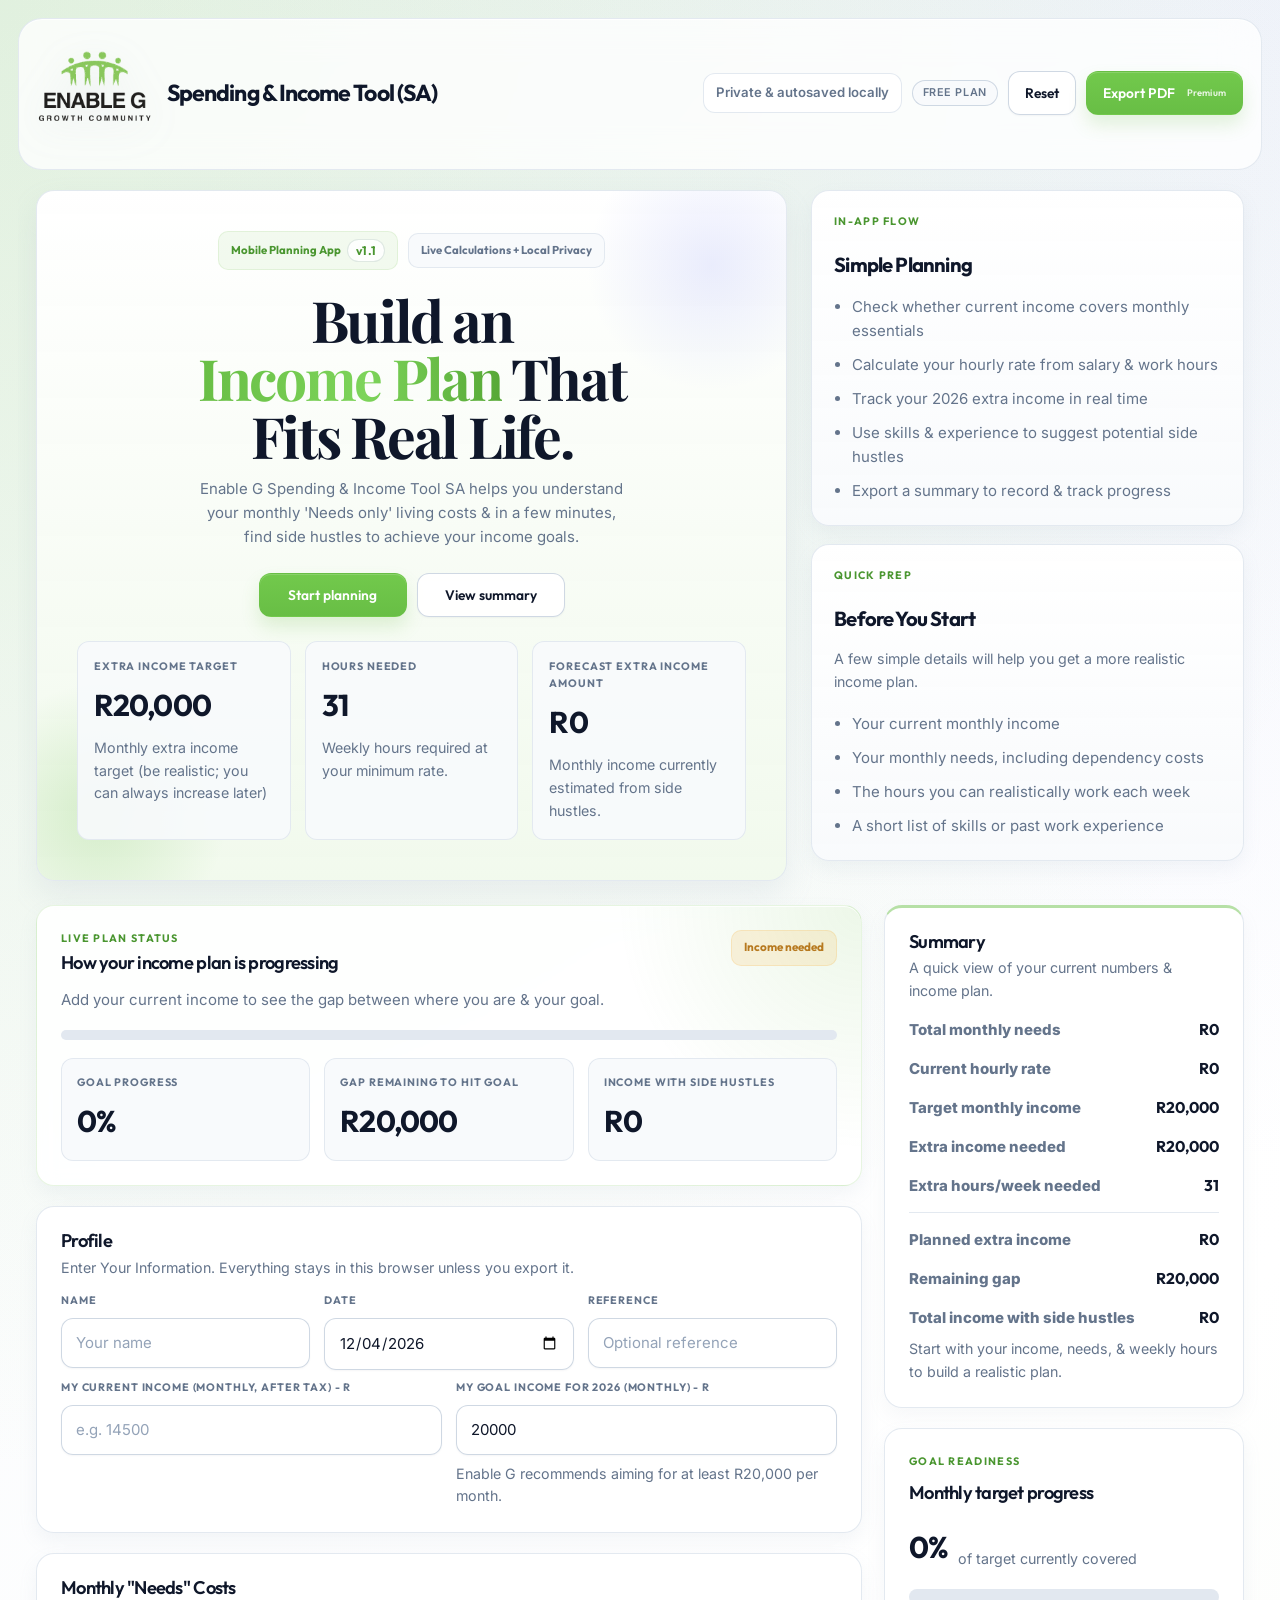
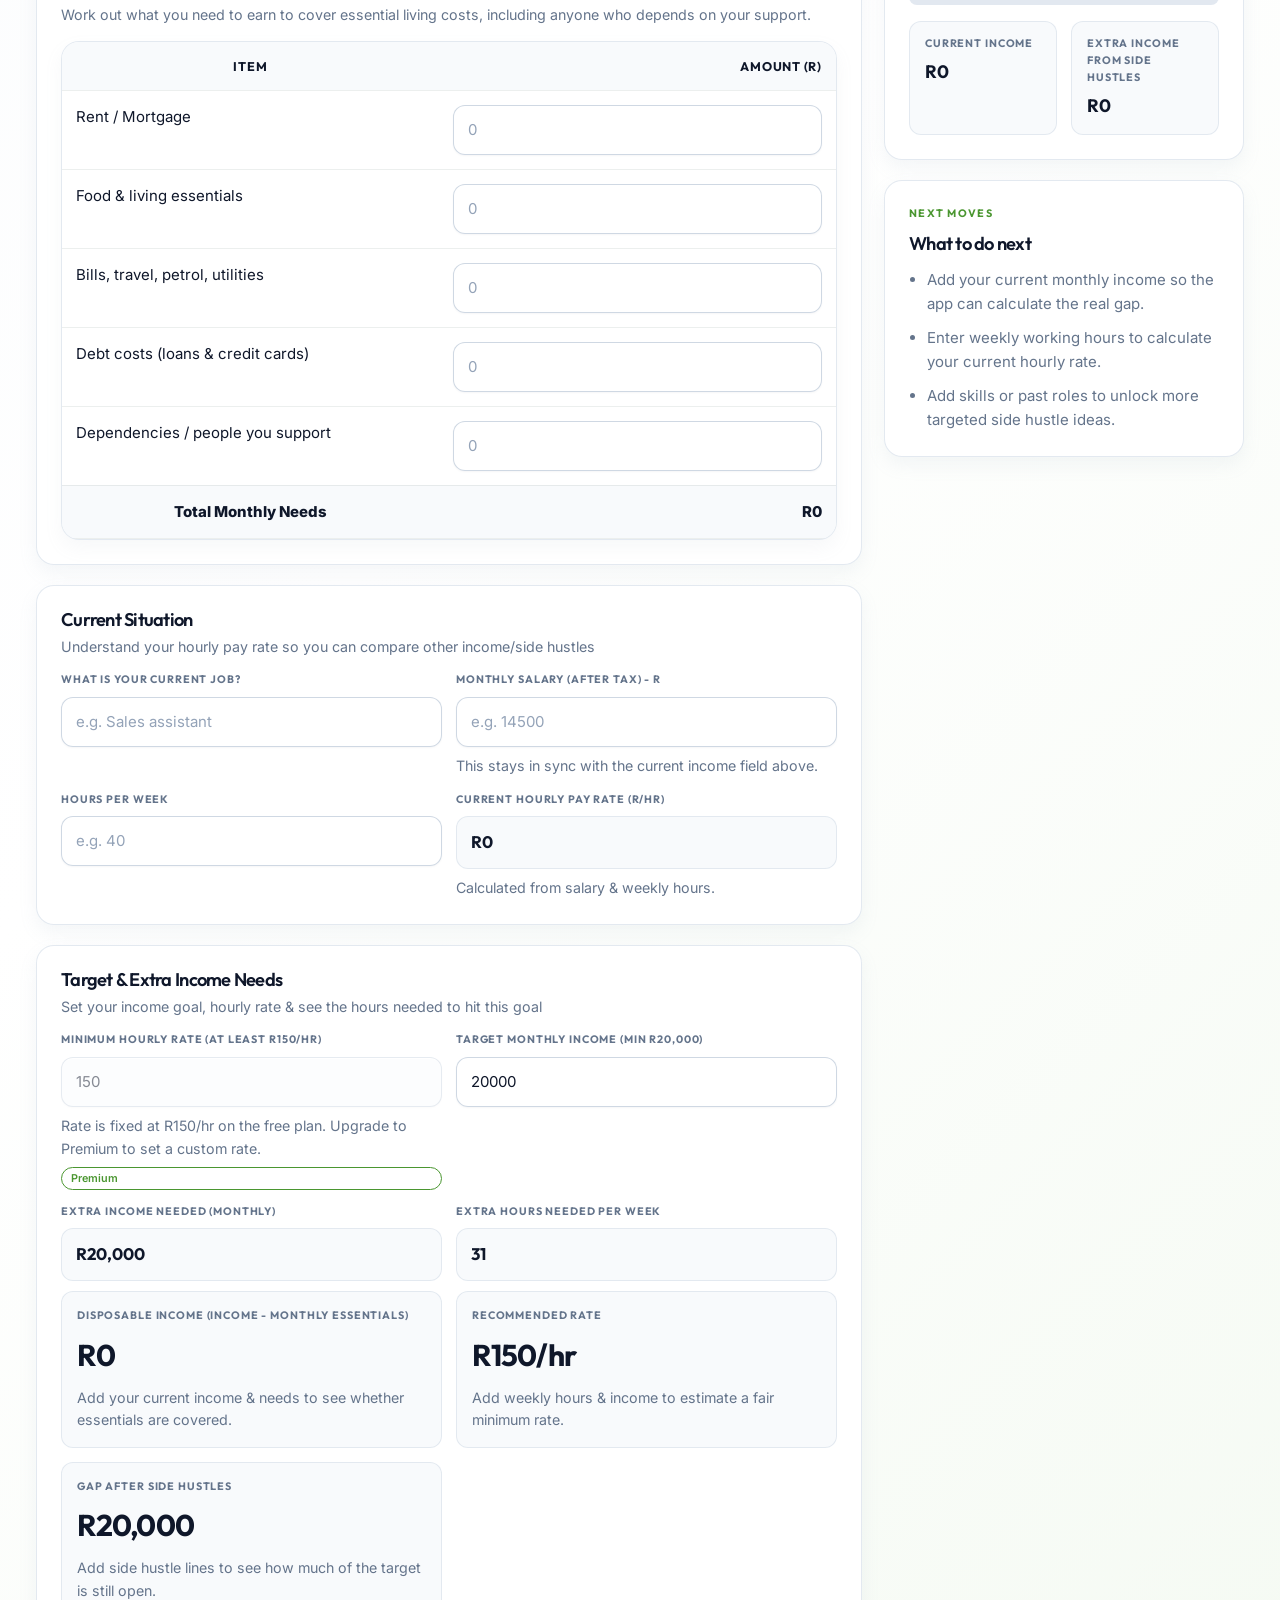
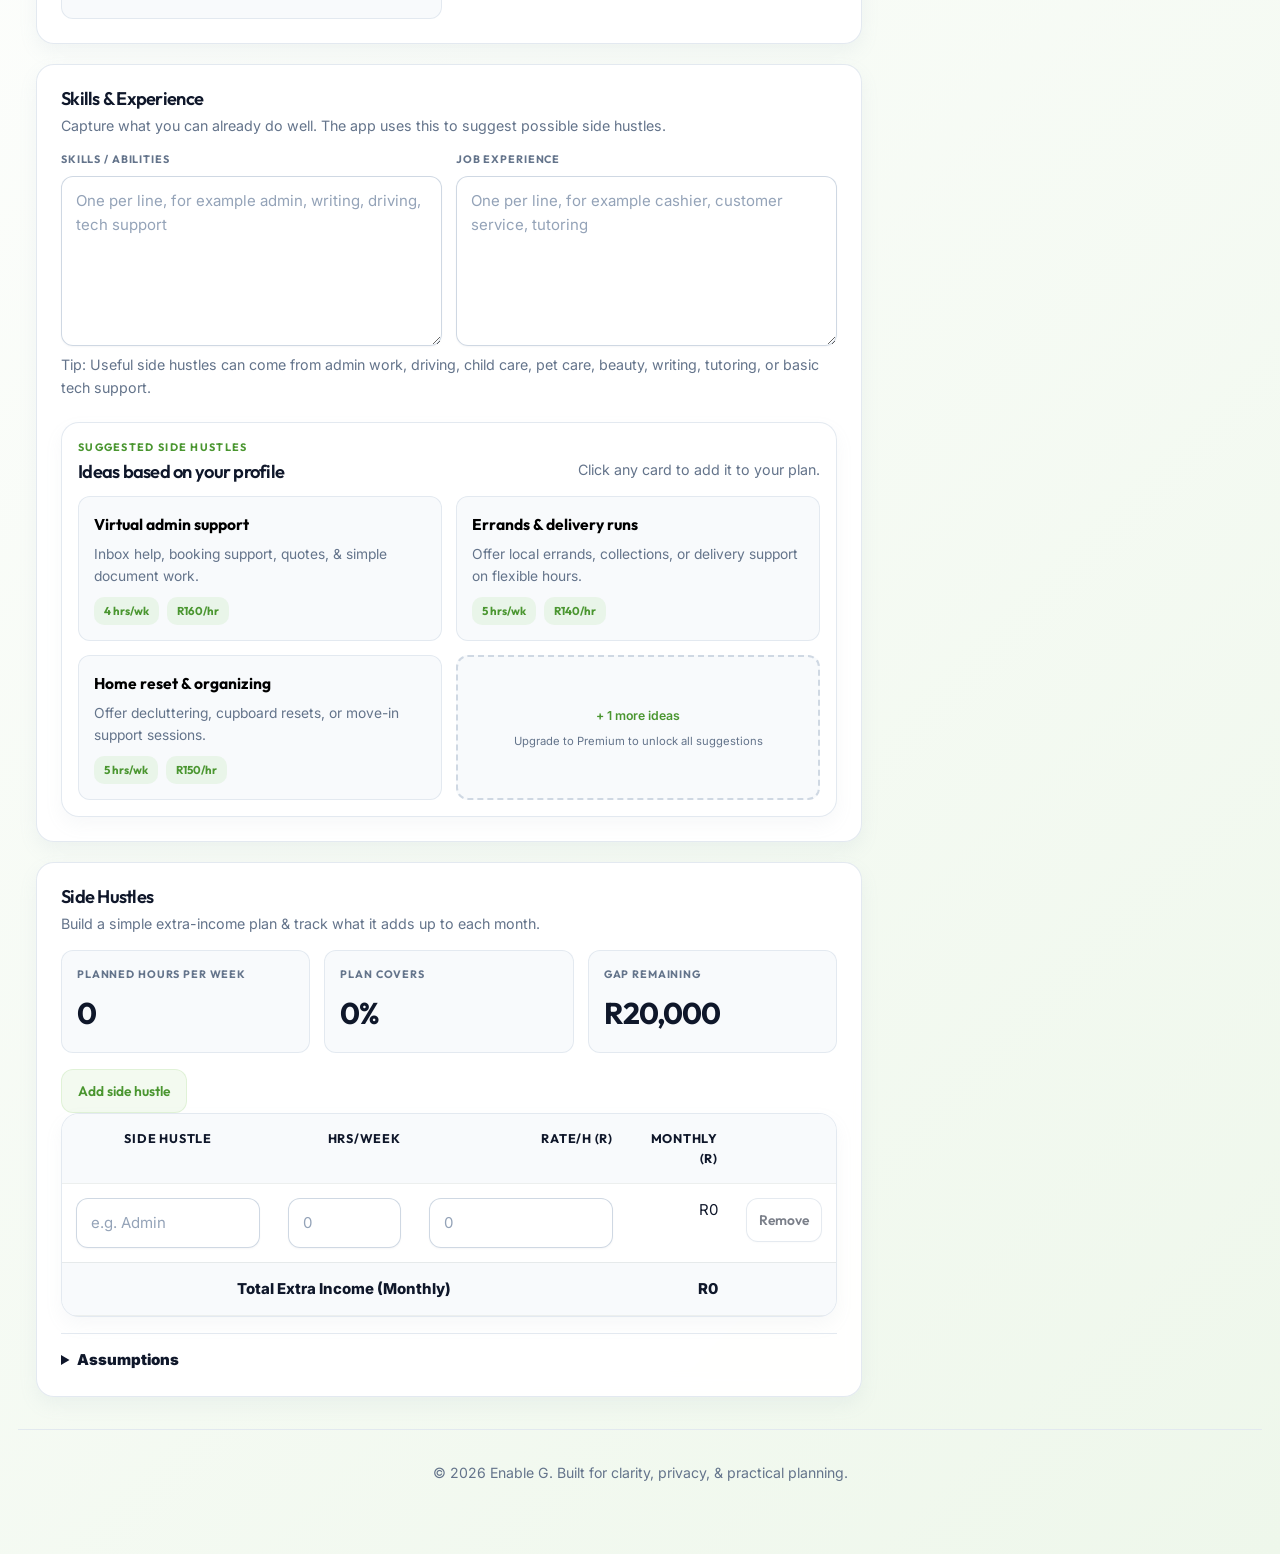
<file: index.html>
<!doctype html>
<html lang="en-ZA">
  <head>
    <meta charset="utf-8" />
    <meta
      name="viewport"
      content="width=device-width, initial-scale=1, viewport-fit=cover"
    />
    <title>Enable G | Spending & Income Tool (SA)</title>
    <meta
      name="description"
      content="Map your monthly needs, compare your current & target income, & build a practical plan with Enable G."
    />
    <meta name="theme-color" content="#143928" />

    <link rel="preconnect" href="https://fonts.googleapis.com" />
    <link rel="preconnect" href="https://fonts.gstatic.com" crossorigin />
    <link
      href="https://fonts.googleapis.com/css2?family=Inter:wght@400;500;600;700;800&amp;family=Outfit:wght@500;600;700;800&amp;family=Playfair+Display:wght@600;700&amp;display=swap"
      rel="stylesheet"
    />

    <link rel="stylesheet" href="styles.css" />
  </head>

  <body>
    <a class="skip-link" href="#main">Skip to content</a>

    <div class="app-shell">
      <header class="site-header">
        <nav class="nav" aria-label="Primary">
          <div class="brand">
            <img
              class="brand-logo"
              src="assets/Logo.png"
              alt="Enable G logo"
              width="56"
              height="56"
              decoding="async"
            />

            <div class="brand-text">
              <div class="brand-name">Spending & Income Tool (SA)</div>
            </div>
          </div>

          <div class="nav-meta">
            <div class="nav-status" id="saveStatus">
              Private & autosaved locally
            </div>
            <span class="tier-badge" id="tierBadge" hidden>Free Plan</span>

            <div class="nav-actions">
              <button class="btn btn-ghost" type="button" id="btnReset">
                Reset
              </button>
              <button class="btn btn-primary" type="button" id="btnPrint">
                Export PDF
              </button>
            </div>
          </div>
        </nav>
      </header>

      <section class="hero" aria-labelledby="heroTitle">
        <div class="container">
          <div class="hero-inner">
            <div class="hero-card">
              <div class="hero-top">
                <span class="pill"
                  >Mobile Planning App
                  <span class="brand-version">v1.1</span></span
                >
                <span class="pill pill-soft"
                  >Live Calculations + Local Privacy</span
                >
              </div>

              <h1 id="heroTitle">
                Build an <span class="hero-highlight">Income Plan</span> That
                Fits Real Life.
              </h1>
              <p class="hero-subtitle">
                Enable G Spending & Income Tool SA helps you understand your
                monthly 'Needs only' living costs & in a few minutes, find side
                hustles to achieve your income goals.
              </p>

              <div class="hero-actions">
                <a class="btn btn-primary btn-wide" href="#profileTitle">
                  Start planning
                </a>
                <a class="btn btn-ghost" href="#summaryTitle">View summary</a>
              </div>

              <section class="hero-stats" aria-label="Live plan summary">
                <article class="hero-stat">
                  <span class="stat-label">Extra Income Target</span>
                  <output id="heroExtraIncome" class="stat-value">R0</output>
                  <p class="stat-note">
                    Monthly extra income target (be realistic; you can always
                    increase later)
                  </p>
                </article>

                <article class="hero-stat">
                  <span class="stat-label">Hours needed</span>
                  <output id="heroExtraHours" class="stat-value">0</output>
                  <p class="stat-note">
                    Weekly hours required at your minimum rate.
                  </p>
                </article>

                <article class="hero-stat">
                  <span class="stat-label">Forecast Extra Income Amount</span>
                  <output id="heroServices" class="stat-value">R0</output>
                  <p class="stat-note">
                    Monthly income currently estimated from side hustles.
                  </p>
                </article>
              </section>
            </div>

            <aside class="hero-side" aria-label="Enable G overview">
              <div class="side-card side-card-illustrated">
                <p class="eyebrow">In-app flow</p>
                <h2>Simple Planning</h2>

                <ul class="side-list side-list-check">
                  <li>
                    Check whether current income covers monthly essentials
                  </li>
                  <li>Calculate your hourly rate from salary & work hours</li>
                  <li>Track your 2026 extra income in real time</li>
                  <li>
                    Use skills & experience to suggest potential side hustles
                  </li>
                  <li>Export a summary to record & track progress</li>
                </ul>
              </div>

              <div class="side-card side-card-illustrated">
                <p class="eyebrow">Quick prep</p>
                <h2>Before You Start</h2>
                <p class="side-copy">
                  A few simple details will help you get a more realistic income
                  plan.
                </p>

                <ul class="side-list side-list-check">
                  <li>Your current monthly income</li>
                  <li>Your monthly needs, including dependency costs</li>
                  <li>The hours you can realistically work each week</li>
                  <li>A short list of skills or past work experience</li>
                </ul>
              </div>
            </aside>
          </div>
        </div>
      </section>

      <main id="main" class="container">
        <div class="layout">
          <section class="content" aria-label="Calculator inputs">
            <section class="card status-card" aria-labelledby="planStatusTitle">
              <header class="card-header compact-header">
                <div>
                  <p class="eyebrow">Live plan status</p>
                  <h2 id="planStatusTitle">
                    How your income plan is progressing
                  </h2>
                </div>

                <span class="status-badge tone-neutral" id="planStatusBadge">
                  Setup needed
                </span>
              </header>

              <p class="status-copy" id="planStatusText">
                Add your income, target, & rate to unlock a full plan view.
              </p>

              <div class="meter" aria-hidden="true">
                <div class="meter-fill" id="goalMeterFill"></div>
              </div>

              <div class="status-grid">
                <article class="status-metric">
                  <span class="status-label">Goal progress</span>
                  <output id="goalProgressValue" class="status-value"
                    >0%</output
                  >
                </article>

                <article class="status-metric">
                  <span class="status-label">Gap remaining to hit goal</span>
                  <output id="gapRemainingValue" class="status-value"
                    >R0</output
                  >
                </article>

                <article class="status-metric">
                  <span class="status-label">Income with side hustles</span>
                  <output id="totalIncomeValue" class="status-value">R0</output>
                </article>
              </div>
            </section>

            <section class="card" aria-labelledby="profileTitle">
              <header class="card-header">
                <h2 id="profileTitle">Profile</h2>
                <p class="card-subtitle">
                  Enter Your Information. Everything stays in this browser
                  unless you export it.
                </p>
              </header>

              <div class="grid-3">
                <div class="field">
                  <label for="name">Name</label>
                  <input
                    id="name"
                    name="name"
                    type="text"
                    autocomplete="name"
                    placeholder="Your name"
                  />
                </div>

                <div class="field">
                  <label for="date">Date</label>
                  <input id="date" name="date" type="date" />
                </div>

                <div class="field">
                  <label for="reference">Reference</label>
                  <input
                    id="reference"
                    name="reference"
                    type="text"
                    placeholder="Optional reference"
                  />
                </div>
              </div>

              <div class="grid-2">
                <div class="field">
                  <label for="currentMonthlyIncome">
                    My Current Income (monthly, after tax) - R
                  </label>
                  <input
                    id="currentMonthlyIncome"
                    name="currentMonthlyIncome"
                    type="number"
                    inputmode="decimal"
                    min="0"
                    step="1"
                    placeholder="e.g. 14500"
                  />
                </div>

                <div class="field">
                  <label for="targetMonthlyIncome">
                    My goal income for 2026 (monthly) - R
                  </label>
                  <input
                    id="targetMonthlyIncome"
                    name="targetMonthlyIncome"
                    type="number"
                    inputmode="decimal"
                    min="0"
                    step="1"
                    placeholder="20000"
                    value="20000"
                  />
                  <p class="hint" id="targetHint">
                    Enable G recommends aiming for at least R20,000 per month.
                  </p>
                </div>
              </div>
            </section>

            <section class="card" aria-labelledby="needsTitle">
              <header class="card-header">
                <h2 id="needsTitle">Monthly "Needs" Costs</h2>
                <p class="card-subtitle">
                  Work out what you need to earn to cover essential living
                  costs, including anyone who depends on your support.
                </p>
              </header>

              <section
                class="table-wrap"
                aria-label="Needs costs table"
                tabindex="0"
              >
                <table class="data-table" id="needsTable">
                  <thead>
                    <tr>
                      <th scope="col">Item</th>
                      <th scope="col" class="right">Amount (R)</th>
                    </tr>
                  </thead>

                  <tbody>
                    <tr>
                      <td>Rent / Mortgage</td>
                      <td class="right">
                        <input
                          id="needRent"
                          type="number"
                          inputmode="decimal"
                          min="0"
                          step="1"
                          placeholder="0"
                        />
                      </td>
                    </tr>
                    <tr>
                      <td>Food & living essentials</td>
                      <td class="right">
                        <input
                          id="needFood"
                          type="number"
                          inputmode="decimal"
                          min="0"
                          step="1"
                          placeholder="0"
                        />
                      </td>
                    </tr>
                    <tr>
                      <td>Bills, travel, petrol, utilities</td>
                      <td class="right">
                        <input
                          id="needBills"
                          type="number"
                          inputmode="decimal"
                          min="0"
                          step="1"
                          placeholder="0"
                        />
                      </td>
                    </tr>
                    <tr>
                      <td>Debt costs (loans & credit cards)</td>
                      <td class="right">
                        <input
                          id="needDebt"
                          type="number"
                          inputmode="decimal"
                          min="0"
                          step="1"
                          placeholder="0"
                        />
                      </td>
                    </tr>
                    <tr>
                      <td>Dependencies / people you support</td>
                      <td class="right">
                        <input
                          id="needDependencies"
                          type="number"
                          inputmode="decimal"
                          min="0"
                          step="1"
                          placeholder="0"
                        />
                      </td>
                    </tr>
                  </tbody>

                  <tfoot>
                    <tr>
                      <th scope="row">Total Monthly Needs</th>
                      <td class="right">
                        <output id="needsTotal" aria-live="polite">R0</output>
                      </td>
                    </tr>
                  </tfoot>
                </table>
              </section>
            </section>

            <section class="card" aria-labelledby="currentTitle">
              <header class="card-header">
                <h2 id="currentTitle">Current Situation</h2>
                <p class="card-subtitle">
                  Understand your hourly pay rate so you can compare other
                  income/side hustles
                </p>
              </header>

              <div class="grid-2">
                <div class="field">
                  <label for="currentJob">What is your current job?</label>
                  <input
                    id="currentJob"
                    type="text"
                    placeholder="e.g. Sales assistant"
                  />
                </div>

                <div class="field">
                  <label for="salaryAfterTax"
                    >Monthly Salary (after tax) - R</label
                  >
                  <input
                    id="salaryAfterTax"
                    type="number"
                    inputmode="decimal"
                    min="0"
                    step="1"
                    placeholder="e.g. 14500"
                  />
                  <p class="hint" id="incomeSyncHint">
                    This stays in sync with the current income field above.
                  </p>
                </div>

                <div class="field">
                  <label for="hoursPerWeek">Hours per week</label>
                  <input
                    id="hoursPerWeek"
                    type="number"
                    inputmode="decimal"
                    min="0"
                    max="100"
                    step="1"
                    placeholder="e.g. 40"
                  />
                </div>

                <div class="field">
                  <label>Current hourly pay rate (R/hr)</label>
                  <output
                    id="currentHourlyRate"
                    class="output"
                    aria-live="polite"
                  >
                    R0
                  </output>
                  <p class="hint">Calculated from salary & weekly hours.</p>
                </div>
              </div>
            </section>

            <section class="card" aria-labelledby="targetTitle">
              <header class="card-header">
                <h2 id="targetTitle">Target & Extra Income Needs</h2>
                <p class="card-subtitle">
                  Set your income goal, hourly rate & see the hours needed to
                  hit this goal
                </p>
              </header>

              <div class="grid-2">
                <div class="field">
                  <label for="minHourlyRate"
                    >Minimum hourly rate (at least R150/hr)</label
                  >
                  <input
                    id="minHourlyRate"
                    type="number"
                    inputmode="decimal"
                    min="0"
                    step="1"
                    placeholder="150"
                    value="150"
                  />
                  <p class="hint" id="minRateHint">
                    Suggested minimum: R150/h based on your current earnings
                    hourly rate.
                  </p>
                </div>

                <div class="field">
                  <label for="targetMonthly"
                    >Target monthly income (min R20,000)</label
                  >
                  <input
                    id="targetMonthly"
                    type="number"
                    inputmode="decimal"
                    min="0"
                    step="1"
                    placeholder="20000"
                    value="20000"
                  />
                </div>

                <div class="field">
                  <label>Extra income needed (monthly)</label>
                  <output
                    id="extraIncomeNeeded"
                    class="output"
                    aria-live="polite"
                  >
                    R0
                  </output>
                </div>

                <div class="field">
                  <label>Extra hours needed per week</label>
                  <output
                    id="extraHoursPerWeek"
                    class="output"
                    aria-live="polite"
                  >
                    0
                  </output>
                </div>
              </div>

              <section class="insight-grid" aria-label="Planning insights">
                <article class="insight-card">
                  <span class="insight-label"
                    >Disposable Income (Income - Monthly Essentials)</span
                  >
                  <output id="needsCoverage" class="insight-value">R0</output>
                  <p class="insight-copy" id="needsCoverageText">
                    Add your current income & needs to see whether essentials
                    are covered.
                  </p>
                </article>

                <article class="insight-card">
                  <span class="insight-label">Recommended rate</span>
                  <output id="recommendedRate" class="insight-value"
                    >R150/hr</output
                  >
                  <p class="insight-copy" id="rateGuidanceText">
                    Your current hourly rate helps you choose a fair minimum.
                  </p>
                </article>

                <article class="insight-card">
                  <span class="insight-label">Gap after side hustles</span>
                  <output id="remainingGapInline" class="insight-value"
                    >R0</output
                  >
                  <p class="insight-copy" id="remainingGapText">
                    Add side hustle lines to see how much of the target is still
                    open.
                  </p>
                </article>
              </section>
            </section>

            <section class="card" aria-labelledby="skillsTitle">
              <header class="card-header">
                <h2 id="skillsTitle">Skills & Experience</h2>
                <p class="card-subtitle">
                  Capture what you can already do well. The app uses this to
                  suggest possible side hustles.
                </p>
              </header>

              <div class="skills-grid">
                <div class="field">
                  <label for="skillsList">Skills / Abilities</label>
                  <textarea
                    id="skillsList"
                    rows="6"
                    placeholder="One per line, for example admin, writing, driving, tech support"
                  ></textarea>
                </div>

                <div class="field">
                  <label for="experienceList">Job experience</label>
                  <textarea
                    id="experienceList"
                    rows="6"
                    placeholder="One per line, for example cashier, customer service, tutoring"
                  ></textarea>
                </div>
              </div>

              <p class="tip">
                Tip: Useful side hustles can come from admin work, driving,
                child care, pet care, beauty, writing, tutoring, or basic tech
                support.
              </p>

              <section class="ideas-panel" aria-labelledby="ideasTitle">
                <div class="ideas-header">
                  <div>
                    <p class="eyebrow">Suggested side hustles</p>
                    <h3 id="ideasTitle">Ideas based on your profile</h3>
                  </div>
                  <p class="hint">Click any card to add it to your plan.</p>
                </div>

                <div class="idea-grid" id="serviceIdeas"></div>
                <p class="empty-state" id="serviceIdeasEmpty">
                  Add a few skills or past roles to unlock tailored suggestions.
                </p>
              </section>
            </section>

            <section class="card" aria-labelledby="servicesTitle">
              <header class="card-header">
                <h2 id="servicesTitle">Side Hustles</h2>
                <p class="card-subtitle">
                  Build a simple extra-income plan & track what it adds up to
                  each month.
                </p>
              </header>

              <section
                class="services-overview"
                aria-label="Side hustle overview"
              >
                <article class="service-summary">
                  <span class="service-summary-label"
                    >Planned hours per week</span
                  >
                  <output
                    id="servicesHoursPlanned"
                    class="service-summary-value"
                  >
                    0
                  </output>
                </article>

                <article class="service-summary">
                  <span class="service-summary-label">Plan covers</span>
                  <output id="servicesCoverage" class="service-summary-value">
                    0%
                  </output>
                </article>

                <article class="service-summary">
                  <span class="service-summary-label">Gap remaining</span>
                  <output id="remainingGap" class="service-summary-value">
                    R0
                  </output>
                </article>
              </section>

              <div class="card-actions">
                <button
                  class="btn btn-secondary"
                  type="button"
                  id="btnAddServiceRow"
                >
                  Add side hustle
                </button>
              </div>

              <section
                class="table-wrap"
                aria-label="Side hustle table"
                tabindex="0"
              >
                <table class="data-table" id="servicesTable">
                  <thead>
                    <tr>
                      <th scope="col">Side Hustle</th>
                      <th scope="col" class="right">Hrs/week</th>
                      <th scope="col" class="right">Rate/h (R)</th>
                      <th scope="col" class="right">Monthly (R)</th>
                      <th scope="col" class="right">
                        <span class="sr-only">Actions</span>
                      </th>
                    </tr>
                  </thead>

                  <tbody id="servicesTbody">
                    <tr class="service-row" data-index="0">
                      <td>
                        <label class="sr-only" for="svcDesc0"
                          >Side hustle description</label
                        >
                        <input
                          id="svcDesc0"
                          type="text"
                          placeholder="e.g. Admin"
                        />
                      </td>
                      <td class="right">
                        <label class="sr-only" for="svcHours0"
                          >Hours per week</label
                        >
                        <input
                          id="svcHours0"
                          type="number"
                          inputmode="decimal"
                          min="0"
                          max="100"
                          step="1"
                          placeholder="0"
                        />
                      </td>
                      <td class="right">
                        <label class="sr-only" for="svcRate0"
                          >Hourly rate</label
                        >
                        <input
                          id="svcRate0"
                          type="number"
                          inputmode="decimal"
                          min="0"
                          step="1"
                          placeholder="0"
                        />
                      </td>
                      <td class="right">
                        <output id="svcMonthly0" aria-live="polite">R0</output>
                      </td>
                      <td class="right">
                        <button
                          class="btn btn-ghost btn-remove"
                          type="button"
                          data-action="remove-service"
                          disabled
                          aria-disabled="true"
                        >
                          Remove
                        </button>
                      </td>
                    </tr>
                  </tbody>

                  <tfoot>
                    <tr>
                      <th scope="row" colspan="3">
                        Total Extra Income (Monthly)
                      </th>
                      <td class="right">
                        <output id="servicesTotal" aria-live="polite"
                          >R0</output
                        >
                      </td>
                      <td></td>
                    </tr>
                  </tfoot>
                </table>
              </section>

              <details class="assumptions">
                <summary>Assumptions</summary>
                <ul>
                  <li>Weeks per month: <strong>52 / 12</strong> (~4.33)</li>
                  <li>
                    Monthly totals use hours per week x hourly rate x weeks per
                    month.
                  </li>
                  <li>
                    The remaining gap updates against your target in real time.
                  </li>
                </ul>
              </details>
            </section>
          </section>

          <aside class="summary" aria-label="Summary">
            <section class="card summary-card" aria-labelledby="summaryTitle">
              <header class="card-header">
                <h2 id="summaryTitle">Summary</h2>
                <p class="card-subtitle">
                  A quick view of your current numbers & income plan.
                </p>
              </header>

              <dl class="summary-list">
                <div>
                  <dt>Total monthly needs</dt>
                  <dd><output id="sumNeeds">R0</output></dd>
                </div>
                <div>
                  <dt>Current hourly rate</dt>
                  <dd><output id="sumHourly">R0</output></dd>
                </div>
                <div>
                  <dt>Target monthly income</dt>
                  <dd><output id="sumTarget">R20,000</output></dd>
                </div>
                <div>
                  <dt>Extra income needed</dt>
                  <dd><output id="sumExtraIncome">R0</output></dd>
                </div>
                <div>
                  <dt>Extra hours/week needed</dt>
                  <dd><output id="sumExtraHours">0</output></dd>
                </div>
                <div class="divider" aria-hidden="true"></div>
                <div>
                  <dt>Planned extra income</dt>
                  <dd><output id="sumServices">R0</output></dd>
                </div>
                <div>
                  <dt>Remaining gap</dt>
                  <dd><output id="sumRemainingGap">R0</output></dd>
                </div>
                <div>
                  <dt>Total income with side hustles</dt>
                  <dd><output id="sumIncomeWithServices">R0</output></dd>
                </div>
              </dl>

              <p class="summary-message" id="summaryPlanMessage">
                Start with your income, needs, & weekly hours to build a
                realistic plan.
              </p>
            </section>

            <section class="card progress-card" aria-labelledby="goalCardTitle">
              <header class="card-header">
                <p class="eyebrow">Goal readiness</p>
                <h2 id="goalCardTitle">Monthly target progress</h2>
              </header>

              <div class="progress-head">
                <output id="summaryGoalPercent" class="progress-percent"
                  >0%</output
                >
                <span class="progress-caption"
                  >of target currently covered</span
                >
              </div>

              <div class="meter meter-strong" aria-hidden="true">
                <div class="meter-fill" id="summaryGoalFill"></div>
              </div>

              <div class="progress-split">
                <div>
                  <span class="progress-label">Current income</span>
                  <output id="summaryCurrentIncome">R0</output>
                </div>
                <div>
                  <span class="progress-label"
                    >Extra Income From Side Hustles</span
                  >
                  <output id="summaryServicePlan">R0</output>
                </div>
              </div>
            </section>

            <section class="card action-card" aria-labelledby="actionTitle">
              <header class="card-header">
                <p class="eyebrow">Next moves</p>
                <h2 id="actionTitle">What to do next</h2>
              </header>

              <ul class="action-list" id="nextStepsList">
                <li>Add your current monthly income & target.</li>
                <li>Enter your weekly hours to calculate your hourly rate.</li>
                <li>List your skills to unlock side hustle suggestions.</li>
              </ul>
            </section>
          </aside>
        </div>
      </main>

      <footer class="site-footer">
        <p>
          &copy; <span id="year"></span> Enable G. Built for clarity, privacy, &
          practical planning.
        </p>
      </footer>
    </div>

    <!-- Upgrade modal (used by free-tier locked features) -->
    <div class="modal-overlay" id="upgradeModal" role="dialog" aria-modal="true" aria-labelledby="upgradeModalTitle">
      <div class="modal">
        <header class="modal-header">
          <h2 id="upgradeModalTitle">Premium feature</h2>
          <button class="modal-close-btn" type="button" id="upgradeModalClose" aria-label="Close dialog">&#x2715;</button>
        </header>
        <div class="modal-body">
          <p class="modal-intro">This feature is part of the <strong>Enable G Premium Plan</strong>.</p>
          <ul class="modal-features">
            <li>Export your plan as a PDF</li>
            <li>Unlock all side hustle suggestions</li>
            <li>Set a custom minimum hourly rate</li>
            <li>Save & switch between multiple plans</li>
          </ul>
          <p class="modal-note">Subscription coming soon &mdash; stay tuned for updates from Enable G.</p>
        </div>
        <footer class="modal-footer">
          <button class="btn btn-primary" type="button" id="upgradeModalConfirm">Got it</button>
        </footer>
      </div>
    </div>

    <script src="app.js"></script>
  </body>
</html>
</file>
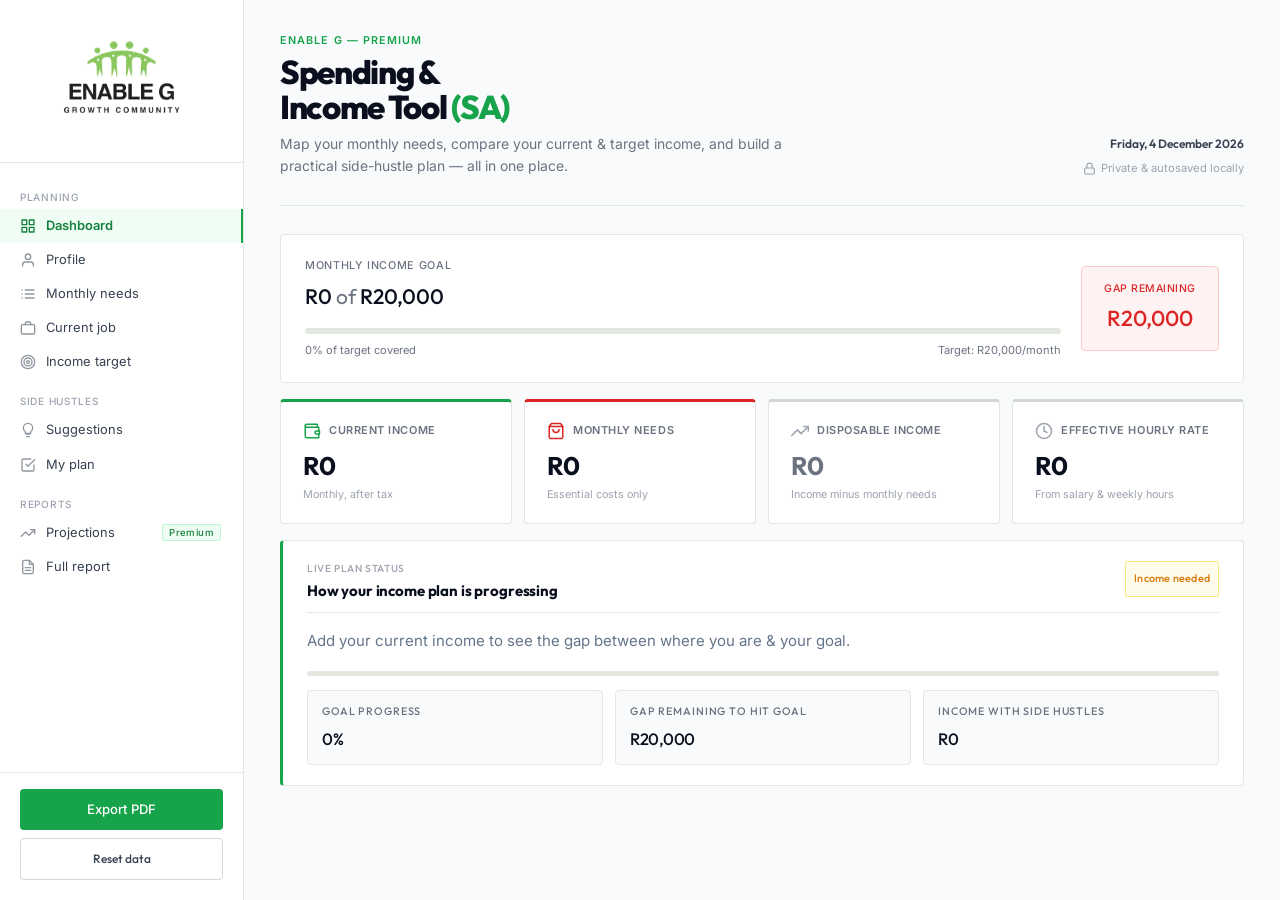
<file: premium.html>
<!doctype html>
<html lang="en-ZA">
  <head>
    <meta charset="utf-8" />
    <meta name="viewport" content="width=device-width, initial-scale=1, viewport-fit=cover" />
    <title>Enable G | Spending &amp; Income Tool (SA)</title>
    <meta name="description" content="Map your monthly needs, compare your current &amp; target income, &amp; build a practical plan with Enable G." />
    <meta name="theme-color" content="#143928" />
    <link rel="preconnect" href="https://fonts.googleapis.com" />
    <link rel="preconnect" href="https://fonts.gstatic.com" crossorigin />
    <link href="https://fonts.googleapis.com/css2?family=Inter:wght@400;500;600;700;800&amp;family=Outfit:wght@500;600;700;800&amp;family=Playfair+Display:wght@600;700&amp;display=swap" rel="stylesheet" />
    <link rel="stylesheet" href="styles.css" />
    <link rel="stylesheet" href="premium.css" />
  </head>
  <body>
    <a class="skip-link" href="#main">Skip to content</a>

    <div class="app-shell">

      <!-- ══════════════════════════════════════════════════
           PREMIUM SIDEBAR (hidden on free via CSS)
      ══════════════════════════════════════════════════ -->
      <aside class="sidebar" aria-label="Navigation">
        <div class="sidebar-brand">
          <img class="sidebar-logo" src="assets/Logo.png" alt="Enable G logo" width="120" height="120" decoding="async" />
          <div class="sidebar-brand-text">
            <span class="sidebar-brand-eyebrow">Enable G &mdash; Premium</span>
            <span class="sidebar-app-name">Spending &amp; Income Tool <span class="sidebar-app-region">(SA)</span></span>
            <span class="sidebar-app-tagline">Map your monthly needs, compare your income &amp; target, and build a practical side-hustle plan.</span>
          </div>
        </div>

        <nav class="sidebar-nav" aria-label="App sections">
          <div class="nav-group">
            <span class="nav-group-label">Planning</span>
            <button class="nav-item is-active" type="button" data-nav="section-dashboard">
              <svg class="nav-icon" width="16" height="16" viewBox="0 0 24 24" fill="none" stroke="currentColor" stroke-width="2" stroke-linecap="round" stroke-linejoin="round" aria-hidden="true"><rect x="3" y="3" width="7" height="7"/><rect x="14" y="3" width="7" height="7"/><rect x="3" y="14" width="7" height="7"/><rect x="14" y="14" width="7" height="7"/></svg>
              <span>Dashboard</span>
            </button>
            <button class="nav-item" type="button" data-nav="section-profile">
              <svg class="nav-icon" width="16" height="16" viewBox="0 0 24 24" fill="none" stroke="currentColor" stroke-width="2" stroke-linecap="round" stroke-linejoin="round" aria-hidden="true"><path d="M20 21v-2a4 4 0 0 0-4-4H8a4 4 0 0 0-4 4v2"/><circle cx="12" cy="7" r="4"/></svg>
              <span>Profile</span>
            </button>
            <button class="nav-item" type="button" data-nav="section-needs">
              <svg class="nav-icon" width="16" height="16" viewBox="0 0 24 24" fill="none" stroke="currentColor" stroke-width="2" stroke-linecap="round" stroke-linejoin="round" aria-hidden="true"><line x1="8" y1="6" x2="21" y2="6"/><line x1="8" y1="12" x2="21" y2="12"/><line x1="8" y1="18" x2="21" y2="18"/><line x1="3" y1="6" x2="3.01" y2="6"/><line x1="3" y1="12" x2="3.01" y2="12"/><line x1="3" y1="18" x2="3.01" y2="18"/></svg>
              <span>Monthly needs</span>
            </button>
            <button class="nav-item" type="button" data-nav="section-current">
              <svg class="nav-icon" width="16" height="16" viewBox="0 0 24 24" fill="none" stroke="currentColor" stroke-width="2" stroke-linecap="round" stroke-linejoin="round" aria-hidden="true"><rect x="2" y="7" width="20" height="14" rx="2"/><path d="M16 7V5a2 2 0 0 0-2-2h-4a2 2 0 0 0-2 2v2"/></svg>
              <span>Current job</span>
            </button>
            <button class="nav-item" type="button" data-nav="section-target">
              <svg class="nav-icon" width="16" height="16" viewBox="0 0 24 24" fill="none" stroke="currentColor" stroke-width="2" stroke-linecap="round" stroke-linejoin="round" aria-hidden="true"><circle cx="12" cy="12" r="10"/><circle cx="12" cy="12" r="6"/><circle cx="12" cy="12" r="2"/></svg>
              <span>Income target</span>
            </button>
          </div>
          <div class="nav-group">
            <span class="nav-group-label">Side hustles</span>
            <button class="nav-item" type="button" data-nav="section-suggestions">
              <svg class="nav-icon" width="16" height="16" viewBox="0 0 24 24" fill="none" stroke="currentColor" stroke-width="2" stroke-linecap="round" stroke-linejoin="round" aria-hidden="true"><path d="M9 18h6"/><path d="M10 22h4"/><path d="M12 2a7 7 0 0 1 7 7c0 2.38-1.19 4.47-3 5.74V17H8v-2.26C6.19 13.47 5 11.38 5 9a7 7 0 0 1 7-7z"/></svg>
              <span>Suggestions</span>
            </button>
            <button class="nav-item" type="button" data-nav="section-plan">
              <svg class="nav-icon" width="16" height="16" viewBox="0 0 24 24" fill="none" stroke="currentColor" stroke-width="2" stroke-linecap="round" stroke-linejoin="round" aria-hidden="true"><path d="M9 11l3 3L22 4"/><path d="M21 12v7a2 2 0 0 1-2 2H5a2 2 0 0 1-2-2V5a2 2 0 0 1 2-2h11"/></svg>
              <span>My plan</span>
            </button>
          </div>
          <div class="nav-group">
            <span class="nav-group-label">Reports</span>
            <button class="nav-item" type="button" data-nav="section-projections">
              <svg class="nav-icon" width="16" height="16" viewBox="0 0 24 24" fill="none" stroke="currentColor" stroke-width="2" stroke-linecap="round" stroke-linejoin="round" aria-hidden="true"><polyline points="22 7 13.5 15.5 8.5 10.5 2 17"/><polyline points="16 7 22 7 22 13"/></svg>
              <span>Projections</span>
              <span class="premium-tag">Premium</span>
            </button>
            <button class="nav-item" type="button" data-nav="section-report">
              <svg class="nav-icon" width="16" height="16" viewBox="0 0 24 24" fill="none" stroke="currentColor" stroke-width="2" stroke-linecap="round" stroke-linejoin="round" aria-hidden="true"><path d="M14 2H6a2 2 0 0 0-2 2v16a2 2 0 0 0 2 2h12a2 2 0 0 0 2-2V8z"/><polyline points="14 2 14 8 20 8"/><line x1="16" y1="13" x2="8" y2="13"/><line x1="16" y1="17" x2="8" y2="17"/></svg>
              <span>Full report</span>
            </button>
          </div>
        </nav>

        <div class="sidebar-footer">
          <button class="btn-export" type="button" id="btnPrintSidebar">Export PDF</button>
          <button class="btn btn-ghost" type="button" id="btnResetSidebar" style="width:100%;margin-top:8px;font-size:0.8rem;">Reset data</button>

        </div>
      </aside>

      <!-- ══════════════════════════════════════════════════
           FREE HEADER (hidden on premium)
      ══════════════════════════════════════════════════ -->
      <header class="site-header">
        <nav class="nav" aria-label="Primary">
          <div class="brand">
            <img class="brand-logo" src="assets/Logo.png" alt="Enable G logo" width="56" height="56" decoding="async" />
            <div class="brand-text">
              <div class="brand-name">Spending &amp; Income Tool (SA)</div>
            </div>
          </div>
          <div class="nav-meta">
            <div class="nav-status" id="saveStatus">Private &amp; autosaved locally</div>
            <span class="tier-badge" id="tierBadge" hidden>Free Plan</span>
            <div class="nav-actions">
              <button class="btn btn-ghost" type="button" id="btnReset">Reset</button>
              <button class="btn btn-primary" type="button" id="btnPrint">Export PDF</button>
            </div>
          </div>
        </nav>
      </header>

      <!-- ══════════════════════════════════════════════════
           FREE HERO (hidden on premium)
      ══════════════════════════════════════════════════ -->
      <section class="hero" aria-labelledby="heroTitle">
        <div class="container">
          <div class="hero-inner">
            <div class="hero-card">
              <div class="hero-top">
                <span class="pill">Mobile Planning App <span class="brand-version">v1.1</span></span>
                <span class="pill pill-soft">Live Calculations + Local Privacy</span>
              </div>
              <h1 id="heroTitle">
                Build an <span class="hero-highlight">Income Plan</span> That Fits Real Life.
              </h1>
              <p class="hero-subtitle">
                Enable G Spending &amp; Income Tool SA helps you understand your monthly 'Needs only' living costs &amp; in a few minutes, find side hustles to achieve your income goals.
              </p>
              <div class="hero-actions">
                <a class="btn btn-primary btn-wide" href="#section-profile">Start planning</a>
                <a class="btn btn-ghost" href="#section-report">View summary</a>
              </div>
              <section class="hero-stats" aria-label="Live plan summary">
                <article class="hero-stat">
                  <span class="stat-label">Extra Income Target</span>
                  <output id="heroExtraIncome" class="stat-value">R0</output>
                  <p class="stat-note">Monthly extra income target (be realistic; you can always increase later)</p>
                </article>
                <article class="hero-stat">
                  <span class="stat-label">Hours needed</span>
                  <output id="heroExtraHours" class="stat-value">0</output>
                  <p class="stat-note">Weekly hours required at your minimum rate.</p>
                </article>
                <article class="hero-stat">
                  <span class="stat-label">Forecast Extra Income Amount</span>
                  <output id="heroServices" class="stat-value">R0</output>
                  <p class="stat-note">Monthly income currently estimated from side hustles.</p>
                </article>
              </section>
            </div>
            <aside class="hero-side" aria-label="Enable G overview">
              <div class="side-card side-card-illustrated">
                <p class="eyebrow">In-app flow</p>
                <h2>Simple Planning</h2>
                <ul class="side-list side-list-check">
                  <li>Check whether current income covers monthly essentials</li>
                  <li>Calculate your hourly rate from salary &amp; work hours</li>
                  <li>Track your 2026 extra income in real time</li>
                  <li>Use skills &amp; experience to suggest potential side hustles</li>
                  <li>Export a summary to record &amp; track progress</li>
                </ul>
              </div>
              <div class="side-card side-card-illustrated">
                <p class="eyebrow">Quick prep</p>
                <h2>Before You Start</h2>
                <p class="side-copy">A few simple details will help you get a more realistic income plan.</p>
                <ul class="side-list side-list-check">
                  <li>Your current monthly income</li>
                  <li>Your monthly needs, including dependency costs</li>
                  <li>The hours you can realistically work each week</li>
                  <li>A short list of skills or past work experience</li>
                </ul>
              </div>
            </aside>
          </div>
        </div>
      </section>

      <!-- ══════════════════════════════════════════════════
           MAIN CONTENT
           Free:    all sections visible, stacked
           Premium: only one section visible at a time (JS)
      ══════════════════════════════════════════════════ -->
      <main id="main" class="container main-content">

        <!-- ── Page header (desktop only — hidden on mobile/tablet where sidebar shows it) ── -->
        <div class="premium-page-header">
          <div class="premium-page-header-content">
            <div>
              <p class="premium-page-eyebrow">Enable G &mdash; Premium</p>
              <h1 class="premium-page-title">Spending &amp; Income Tool <span class="premium-page-region">(SA)</span></h1>
              <p class="premium-page-tagline">Map your monthly needs, compare your current &amp; target income, and build a practical side-hustle plan — all in one place.</p>
            </div>
            <div class="premium-page-meta">
              <time class="premium-page-date" id="premiumPageDate"></time>
              <span class="premium-page-privacy">
                <svg width="13" height="13" viewBox="0 0 24 24" fill="none" stroke="currentColor" stroke-width="2" stroke-linecap="round" stroke-linejoin="round" aria-hidden="true"><rect x="3" y="11" width="18" height="11" rx="2"/><path d="M7 11V7a5 5 0 0 1 10 0v4"/></svg>
                Private &amp; autosaved locally
              </span>
            </div>
          </div>
        </div>

        <!-- ── Dashboard ─────────────────────────────────
             Free:    shows status card only
             Premium: goal banner + KPI row + status card  -->
        <section class="app-section" id="section-dashboard" aria-label="Dashboard">

          <div class="premium-only-block">
            <div class="goal-banner">
              <div>
                <p class="goal-banner-eyebrow">Monthly income goal</p>
                <p class="goal-banner-heading">
                  <output id="goalBannerIncome">R0</output>
                  <span style="font-weight:400;color:var(--p-ink-3)"> of </span>
                  <output id="goalBannerTarget">R20,000</output>
                </p>
                <div class="goal-bar-wrap">
                  <div class="goal-bar-fill" id="goalBannerFill" style="width:0%"></div>
                </div>
                <div class="goal-bar-labels">
                  <span><output id="goalBannerPercent">0%</output> of target covered</span>
                  <span>Target: R20,000/month</span>
                </div>
              </div>
              <div class="goal-gap-callout" id="goalGapCallout">
                <span class="goal-gap-callout-label">Gap remaining</span>
                <output class="goal-gap-callout-value" id="goalBannerGap">R0</output>
              </div>
            </div>

            <div class="kpi-row">
              <div class="kpi-card kpi-green">
                <div class="kpi-header">
                  <svg class="kpi-icon" width="18" height="18" viewBox="0 0 24 24" fill="none" stroke="currentColor" stroke-width="2" stroke-linecap="round" stroke-linejoin="round" aria-hidden="true"><path d="M21 12V7H5a2 2 0 0 1 0-4h14v4"/><path d="M3 5v14a2 2 0 0 0 2 2h16v-5"/><path d="M18 12a2 2 0 0 0 0 4h4v-4z"/></svg>
                  <span class="kpi-label">Current income</span>
                </div>
                <output class="kpi-value" id="kpiIncome">R0</output>
                <span class="kpi-sub">Monthly, after tax</span>
              </div>
              <div class="kpi-card kpi-red">
                <div class="kpi-header">
                  <svg class="kpi-icon" width="18" height="18" viewBox="0 0 24 24" fill="none" stroke="currentColor" stroke-width="2" stroke-linecap="round" stroke-linejoin="round" aria-hidden="true"><path d="M6 2L3 6v14a2 2 0 0 0 2 2h14a2 2 0 0 0 2-2V6l-3-4z"/><line x1="3" y1="6" x2="21" y2="6"/><path d="M16 10a4 4 0 0 1-8 0"/></svg>
                  <span class="kpi-label">Monthly needs</span>
                </div>
                <output class="kpi-value" id="kpiNeeds">R0</output>
                <span class="kpi-sub">Essential costs only</span>
              </div>
              <div class="kpi-card kpi-amber" id="kpiDisposableCard">
                <div class="kpi-header">
                  <svg class="kpi-icon" width="18" height="18" viewBox="0 0 24 24" fill="none" stroke="currentColor" stroke-width="2" stroke-linecap="round" stroke-linejoin="round" aria-hidden="true"><polyline points="23 6 13.5 15.5 8.5 10.5 1 18"/><polyline points="17 6 23 6 23 12"/></svg>
                  <span class="kpi-label">Disposable income</span>
                </div>
                <output class="kpi-value" id="kpiDisposable">R0</output>
                <span class="kpi-sub">Income minus monthly needs</span>
              </div>
              <div class="kpi-card kpi-grey">
                <div class="kpi-header">
                  <svg class="kpi-icon" width="18" height="18" viewBox="0 0 24 24" fill="none" stroke="currentColor" stroke-width="2" stroke-linecap="round" stroke-linejoin="round" aria-hidden="true"><circle cx="12" cy="12" r="10"/><polyline points="12 6 12 12 16 14"/></svg>
                  <span class="kpi-label">Effective hourly rate</span>
                </div>
                <output class="kpi-value" id="kpiRate">R0</output>
                <span class="kpi-sub">From salary &amp; weekly hours</span>
              </div>
            </div>
          </div>

          <section class="card status-card" aria-labelledby="planStatusTitle">
            <header class="card-header compact-header">
              <div>
                <p class="eyebrow">Live plan status</p>
                <h2 id="planStatusTitle">How your income plan is progressing</h2>
              </div>
              <span class="status-badge tone-neutral" id="planStatusBadge">Setup needed</span>
            </header>
            <p class="status-copy" id="planStatusText">Add your income, target, &amp; rate to unlock a full plan view.</p>
            <div class="meter" aria-hidden="true">
              <div class="meter-fill" id="goalMeterFill"></div>
            </div>
            <div class="status-grid">
              <article class="status-metric">
                <span class="status-label">Goal progress</span>
                <output id="goalProgressValue" class="status-value">0%</output>
              </article>
              <article class="status-metric">
                <span class="status-label">Gap remaining to hit goal</span>
                <output id="gapRemainingValue" class="status-value">R0</output>
              </article>
              <article class="status-metric">
                <span class="status-label">Income with side hustles</span>
                <output id="totalIncomeValue" class="status-value">R0</output>
              </article>
            </div>
          </section>

        </section>

        <!-- ── Profile ──────────────────────────────────── -->
        <section class="app-section" id="section-profile" aria-labelledby="profileTitle">
          <section class="card" aria-labelledby="profileTitle">
            <header class="card-header">
              <div>
                <h2 id="profileTitle">Profile</h2>
                <p class="card-subtitle">Enter your information. Everything stays in this browser unless you export it.</p>
              </div>
            </header>
            <div class="grid-3">
              <div class="field">
                <label for="name">Name</label>
                <input id="name" name="name" type="text" autocomplete="name" placeholder="Your name" />
              </div>
              <div class="field">
                <label for="date">Date</label>
                <input id="date" name="date" type="date" />
              </div>
              <div class="field">
                <label for="reference">Reference</label>
                <input id="reference" name="reference" type="text" placeholder="Optional reference" />
              </div>
            </div>
            <div class="grid-2">
              <div class="field">
                <label for="currentMonthlyIncome">Current income (monthly, after tax) — R</label>
                <input id="currentMonthlyIncome" name="currentMonthlyIncome" type="number" inputmode="decimal" min="0" step="1" placeholder="e.g. 14500" />
              </div>
              <div class="field">
                <label for="targetMonthlyIncome">Goal income for 2026 (monthly) — R</label>
                <input id="targetMonthlyIncome" name="targetMonthlyIncome" type="number" inputmode="decimal" min="0" step="1" placeholder="20000" value="20000" />
                <p class="hint" id="targetHint">Enable G recommends aiming for at least R20,000 per month.</p>
              </div>
            </div>
          </section>
        </section>

        <!-- ── Monthly needs ─────────────────────────────── -->
        <section class="app-section" id="section-needs" aria-labelledby="needsTitle">
          <section class="card" aria-labelledby="needsTitle">
            <header class="card-header">
              <div>
                <h2 id="needsTitle">Monthly needs costs</h2>
                <p class="card-subtitle">Work out what you need to earn to cover essential living costs, including anyone who depends on your support.</p>
              </div>
            </header>
            <section class="table-wrap" aria-label="Needs costs table" tabindex="0">
              <table class="data-table">
                <thead>
                  <tr>
                    <th scope="col">Item</th>
                    <th scope="col" class="right">Amount (R)</th>
                  </tr>
                </thead>
                <tbody>
                  <tr>
                    <td>Rent / Mortgage</td>
                    <td class="right"><input id="needRent" type="number" inputmode="decimal" min="0" step="1" placeholder="0" /></td>
                  </tr>
                  <tr>
                    <td>Food &amp; living essentials</td>
                    <td class="right"><input id="needFood" type="number" inputmode="decimal" min="0" step="1" placeholder="0" /></td>
                  </tr>
                  <tr>
                    <td>Bills, travel, petrol, utilities</td>
                    <td class="right"><input id="needBills" type="number" inputmode="decimal" min="0" step="1" placeholder="0" /></td>
                  </tr>
                  <tr>
                    <td>Debt costs (loans &amp; credit cards)</td>
                    <td class="right"><input id="needDebt" type="number" inputmode="decimal" min="0" step="1" placeholder="0" /></td>
                  </tr>
                  <tr>
                    <td>Dependencies / people you support</td>
                    <td class="right"><input id="needDependencies" type="number" inputmode="decimal" min="0" step="1" placeholder="0" /></td>
                  </tr>
                </tbody>
                <tfoot>
                  <tr>
                    <th scope="row">Total monthly needs</th>
                    <td class="right"><output id="needsTotal" aria-live="polite">R0</output></td>
                  </tr>
                </tfoot>
              </table>
            </section>
          </section>
        </section>

        <!-- ── Current job ───────────────────────────────── -->
        <section class="app-section" id="section-current" aria-labelledby="currentTitle">
          <section class="card" aria-labelledby="currentTitle">
            <header class="card-header">
              <div>
                <h2 id="currentTitle">Current situation</h2>
                <p class="card-subtitle">Understand your hourly pay rate so you can compare other income opportunities.</p>
              </div>
            </header>
            <div class="grid-2">
              <div class="field">
                <label for="currentJob">What is your current job?</label>
                <input id="currentJob" type="text" placeholder="e.g. Sales assistant" />
              </div>
              <div class="field">
                <label for="salaryAfterTax">Monthly salary (after tax) — R</label>
                <input id="salaryAfterTax" type="number" inputmode="decimal" min="0" step="1" placeholder="e.g. 14500" />
                <p class="hint" id="incomeSyncHint">This stays in sync with the current income field above.</p>
              </div>
              <div class="field">
                <label for="hoursPerWeek">Hours per week</label>
                <input id="hoursPerWeek" type="number" inputmode="decimal" min="0" max="100" step="1" placeholder="e.g. 40" />
              </div>
              <div class="field">
                <label>Current hourly pay rate (R/hr)</label>
                <output id="currentHourlyRate" class="output" aria-live="polite">R0</output>
                <p class="hint">Calculated from salary &amp; weekly hours.</p>
              </div>
            </div>
          </section>
        </section>

        <!-- ── Income target ─────────────────────────────── -->
        <section class="app-section" id="section-target" aria-labelledby="targetTitle">
          <section class="card" aria-labelledby="targetTitle">
            <header class="card-header">
              <div>
                <h2 id="targetTitle">Target &amp; extra income needs</h2>
                <p class="card-subtitle">Set your income goal, hourly rate &amp; see the hours needed to hit this goal.</p>
              </div>
            </header>
            <div class="grid-2">
              <div class="field">
                <label for="minHourlyRate">Minimum hourly rate (at least R150/hr)</label>
                <input id="minHourlyRate" type="number" inputmode="decimal" min="0" step="1" placeholder="150" value="150" />
                <p class="hint" id="minRateHint">Suggested minimum: R150/h based on your current earnings hourly rate.</p>
              </div>
              <div class="field">
                <label for="targetMonthly">Target monthly income (min R20,000)</label>
                <input id="targetMonthly" type="number" inputmode="decimal" min="0" step="1" placeholder="20000" value="20000" />
              </div>
              <div class="field">
                <label>Extra income needed (monthly)</label>
                <output id="extraIncomeNeeded" class="output" aria-live="polite">R0</output>
              </div>
              <div class="field">
                <label>Extra hours needed per week</label>
                <output id="extraHoursPerWeek" class="output" aria-live="polite">0</output>
              </div>
            </div>
            <section class="insight-grid" aria-label="Planning insights">
              <article class="insight-card">
                <span class="insight-label">Disposable income (income minus essentials)</span>
                <output id="needsCoverage" class="insight-value">R0</output>
                <p class="insight-copy" id="needsCoverageText">Add your current income &amp; needs to see whether essentials are covered.</p>
              </article>
              <article class="insight-card">
                <span class="insight-label">Recommended rate</span>
                <output id="recommendedRate" class="insight-value">R150/hr</output>
                <p class="insight-copy" id="rateGuidanceText">Your current hourly rate helps you choose a fair minimum.</p>
              </article>
              <article class="insight-card">
                <span class="insight-label">Gap after side hustles</span>
                <output id="remainingGapInline" class="insight-value">R0</output>
                <p class="insight-copy" id="remainingGapText">Add side hustle lines to see how much of the target is still open.</p>
              </article>
            </section>
          </section>
        </section>

        <!-- ── Suggestions ───────────────────────────────── -->
        <section class="app-section" id="section-suggestions" aria-labelledby="skillsTitle">
          <section class="card" aria-labelledby="skillsTitle">
            <header class="card-header">
              <div>
                <h2 id="skillsTitle">Skills &amp; experience</h2>
                <p class="card-subtitle">Capture what you can already do well. The app uses this to suggest possible side hustles.</p>
              </div>
            </header>
            <div class="skills-grid">
              <div class="field">
                <label for="skillsList">Skills / abilities</label>
                <textarea id="skillsList" rows="6" placeholder="One per line, for example admin, writing, driving, tech support"></textarea>
              </div>
              <div class="field">
                <label for="experienceList">Job experience</label>
                <textarea id="experienceList" rows="6" placeholder="One per line, for example cashier, customer service, tutoring"></textarea>
              </div>
            </div>
            <p class="tip">Tip: useful side hustles can come from admin work, driving, child care, pet care, beauty, writing, tutoring, or basic tech support.</p>
            <section class="ideas-panel" aria-labelledby="ideasTitle">
              <div class="ideas-header">
                <div>
                  <p class="eyebrow">Suggested side hustles</p>
                  <h3 id="ideasTitle">Ideas based on your profile</h3>
                </div>
                <p class="hint">Click any card to add it to your plan.</p>
              </div>
              <div class="idea-grid" id="serviceIdeas"></div>
              <p class="empty-state" id="serviceIdeasEmpty">Add a few skills or past roles to unlock tailored suggestions.</p>
            </section>
          </section>
        </section>

        <!-- ── My plan ───────────────────────────────────── -->
        <section class="app-section" id="section-plan" aria-labelledby="servicesTitle">
          <section class="card" aria-labelledby="servicesTitle">
            <header class="card-header">
              <div>
                <h2 id="servicesTitle">Side hustles</h2>
                <p class="card-subtitle">Build a simple extra-income plan &amp; track what it adds up to each month.</p>
              </div>
            </header>
            <section class="services-overview" aria-label="Side hustle overview">
              <article class="service-summary">
                <span class="service-summary-label">Planned hours per week</span>
                <output id="servicesHoursPlanned" class="service-summary-value">0</output>
              </article>
              <article class="service-summary">
                <span class="service-summary-label">Plan covers</span>
                <output id="servicesCoverage" class="service-summary-value">0%</output>
              </article>
              <article class="service-summary">
                <span class="service-summary-label">Gap remaining</span>
                <output id="remainingGap" class="service-summary-value">R0</output>
              </article>
            </section>
            <div class="card-actions">
              <button class="btn btn-secondary" type="button" id="btnAddServiceRow">Add side hustle</button>
            </div>
            <section class="table-wrap" aria-label="Side hustle table" tabindex="0">
              <table class="data-table" id="servicesTable">
                <thead>
                  <tr>
                    <th scope="col">Side hustle</th>
                    <th scope="col" class="right">Hrs/week</th>
                    <th scope="col" class="right">Rate/h (R)</th>
                    <th scope="col" class="right">Monthly (R)</th>
                    <th scope="col" class="right"><span class="sr-only">Actions</span></th>
                  </tr>
                </thead>
                <tbody id="servicesTbody">
                  <tr class="service-row" data-index="0">
                    <td>
                      <label class="sr-only" for="svcDesc0">Side hustle description</label>
                      <input id="svcDesc0" type="text" placeholder="e.g. Admin" />
                    </td>
                    <td class="right">
                      <label class="sr-only" for="svcHours0">Hours per week</label>
                      <input id="svcHours0" type="number" inputmode="decimal" min="0" max="100" step="1" placeholder="0" />
                    </td>
                    <td class="right">
                      <label class="sr-only" for="svcRate0">Hourly rate</label>
                      <input id="svcRate0" type="number" inputmode="decimal" min="0" step="1" placeholder="0" />
                    </td>
                    <td class="right">
                      <output id="svcMonthly0" aria-live="polite">R0</output>
                    </td>
                    <td class="right">
                      <button class="btn btn-ghost btn-remove" type="button" data-action="remove-service" disabled aria-disabled="true">Remove</button>
                    </td>
                  </tr>
                </tbody>
                <tfoot>
                  <tr>
                    <th scope="row" colspan="3">Total extra income (monthly)</th>
                    <td class="right"><output id="servicesTotal" aria-live="polite">R0</output></td>
                    <td></td>
                  </tr>
                </tfoot>
              </table>
            </section>
            <details class="assumptions">
              <summary>Assumptions</summary>
              <ul>
                <li>Weeks per month: <strong>52 / 12</strong> (~4.33)</li>
                <li>Monthly totals use hours per week &times; hourly rate &times; weeks per month.</li>
                <li>The remaining gap updates against your target in real time.</li>
              </ul>
            </details>
          </section>
        </section>

        <!-- ── Projections (premium only) ───────────────── -->
        <section class="app-section" id="section-projections" aria-labelledby="projectionsTitle" hidden>
          <section class="card" aria-labelledby="projectionsTitle">
            <header class="card-header">
              <div>
                <h2 id="projectionsTitle">Multi-month projections <span class="premium-tag">Premium</span></h2>
                <p class="card-subtitle">How your income plan looks over 6 months based on current inputs.</p>
              </div>
            </header>
            <div class="table-wrap" tabindex="0">
              <table class="projection-table">
                <thead>
                  <tr>
                    <th>Month</th>
                    <th>Current income</th>
                    <th>Side hustle income</th>
                    <th>Total income</th>
                    <th>Gap to target</th>
                  </tr>
                </thead>
                <tbody id="projectionsTbody">
                  <!-- populated by JS -->
                </tbody>
              </table>
            </div>
            <p class="hint" style="margin-top:12px;">Based on your current inputs. Assumes the same rate and hours each month.</p>
          </section>
        </section>

        <!-- ── Full report ───────────────────────────────── -->
        <section class="app-section" id="section-report" aria-label="Full report">

          <section class="card summary-card" aria-labelledby="summaryTitle">
            <header class="card-header">
              <div>
                <h2 id="summaryTitle">Summary</h2>
                <p class="card-subtitle">A quick view of your current numbers &amp; income plan.</p>
              </div>
            </header>
            <dl class="summary-list">
              <div><dt>Total monthly needs</dt><dd><output id="sumNeeds">R0</output></dd></div>
              <div><dt>Current hourly rate</dt><dd><output id="sumHourly">R0</output></dd></div>
              <div><dt>Target monthly income</dt><dd><output id="sumTarget">R20,000</output></dd></div>
              <div><dt>Extra income needed</dt><dd><output id="sumExtraIncome">R0</output></dd></div>
              <div><dt>Extra hours/week needed</dt><dd><output id="sumExtraHours">0</output></dd></div>
              <div class="divider" aria-hidden="true"></div>
              <div><dt>Planned extra income</dt><dd><output id="sumServices">R0</output></dd></div>
              <div><dt>Remaining gap</dt><dd><output id="sumRemainingGap">R0</output></dd></div>
              <div><dt>Total income with side hustles</dt><dd><output id="sumIncomeWithServices">R0</output></dd></div>
            </dl>
            <p class="summary-message" id="summaryPlanMessage">Start with your income, needs, &amp; weekly hours to build a realistic plan.</p>
          </section>

          <section class="card progress-card" aria-labelledby="goalCardTitle">
            <header class="card-header">
              <div>
                <p class="eyebrow">Goal readiness</p>
                <h2 id="goalCardTitle">Monthly target progress</h2>
              </div>
            </header>
            <div class="progress-head">
              <output id="summaryGoalPercent" class="progress-percent">0%</output>
              <span class="progress-caption">of target currently covered</span>
            </div>
            <div class="meter meter-strong" aria-hidden="true">
              <div class="meter-fill" id="summaryGoalFill"></div>
            </div>
            <div class="progress-split">
              <div>
                <span class="progress-label">Current income</span>
                <output id="summaryCurrentIncome">R0</output>
              </div>
              <div>
                <span class="progress-label">Extra income from side hustles</span>
                <output id="summaryServicePlan">R0</output>
              </div>
            </div>
          </section>

          <section class="card action-card" aria-labelledby="actionTitle">
            <header class="card-header">
              <div>
                <p class="eyebrow">Next moves</p>
                <h2 id="actionTitle">What to do next</h2>
              </div>
            </header>
            <ul class="action-list" id="nextStepsList">
              <li>Add your current monthly income &amp; target.</li>
              <li>Enter your weekly hours to calculate your hourly rate.</li>
              <li>List your skills to unlock side hustle suggestions.</li>
            </ul>
          </section>

        </section>

      </main>

      <!-- FREE FOOTER (hidden on premium) -->
      <footer class="site-footer">
        <p>&copy; <span id="year"></span> Enable G. Built for clarity, privacy, &amp; practical planning.</p>
      </footer>

      <!-- Upgrade modal -->
      <div class="modal-overlay" id="upgradeModal" role="dialog" aria-modal="true" aria-labelledby="upgradeModalTitle">
        <div class="modal">
          <header class="modal-header">
            <h2 id="upgradeModalTitle">Premium feature</h2>
            <button class="modal-close-btn" type="button" id="upgradeModalClose" aria-label="Close dialog">&#x2715;</button>
          </header>
          <div class="modal-body">
            <p class="modal-intro">This feature is part of the <strong>Enable G Premium Plan</strong>.</p>
            <ul class="modal-features">
              <li>Export your plan as a PDF</li>
              <li>Unlock all side hustle suggestions</li>
              <li>Set a custom minimum hourly rate</li>
              <li>Save &amp; switch between multiple plans</li>
            </ul>
            <p class="modal-note">Subscription coming soon &mdash; stay tuned for updates from Enable G.</p>
          </div>
          <footer class="modal-footer">
            <button class="btn btn-primary" type="button" id="upgradeModalConfirm">Got it</button>
          </footer>
        </div>
      </div>

    </div>

    <script src="app.js"></script>
  </body>
</html>
</file>
<file: styles.css>
:root {
  --bg: #f8fafc;
  --bg-deep: #eef7eb;
  --surface: rgba(255, 255, 255, 0.84);
  --surface-strong: #ffffff;
  --surface-muted: #f8fafc;
  --surface-soft: #f0f7ec;
  --ink: #0f172a;
  --ink-soft: #64748b;
  --accent: #68be45;
  --accent-deep: #4a9630;
  --accent-soft: rgba(104, 190, 69, 0.1);
  --gold: #7dd45a;
  --danger: #dc2626;
  --warning: #b7791f;
  --border: rgba(226, 232, 240, 0.95);
  --border-strong: rgba(203, 213, 225, 0.92);
  --shadow-soft:
    0 1px 2px rgba(15, 23, 42, 0.04),
    0 10px 24px rgba(148, 163, 184, 0.08);
  --shadow-strong:
    0 18px 40px rgba(148, 163, 184, 0.18),
    0 6px 16px rgba(15, 23, 42, 0.04);
  --radius-lg: 24px;
  --radius-md: 18px;
  --radius-sm: 12px;
  --card-radius-lg: 18px;
  --card-radius-md: 12px;
  --card-surface: rgba(255, 255, 255, 0.94);
  --card-surface-soft: rgba(248, 250, 252, 0.9);
  --card-border: rgba(226, 232, 240, 0.95);
  --card-shadow-soft: 0 8px 18px rgba(148, 163, 184, 0.1);
  --card-shadow-strong: 0 14px 30px rgba(148, 163, 184, 0.14);
  --focus: rgba(104, 190, 69, 0.18);
  --container: 100%;
  --gutter: 18px;
  --font-body: "Inter", "Segoe UI", sans-serif;
  --font-display: "Playfair Display", Georgia, serif;
  --font-heading: "Outfit", "Inter", sans-serif;
}

*,
*::before,
*::after {
  box-sizing: border-box;
}

html {
  font-size: 15px;
  scroll-behavior: smooth;
}

body {
  margin: 0;
  min-height: 100vh;
  padding: 0 0 28px;
  font-family: var(--font-body);
  color: var(--ink);
  line-height: 1.6;
  overflow-x: hidden;
  background:
    radial-gradient(circle at top left, rgba(104, 190, 69, 0.16), transparent 30%),
    radial-gradient(circle at top right, rgba(129, 140, 248, 0.08), transparent 24%),
    linear-gradient(135deg, #f8fafc 0%, #ffffff 42%, var(--bg-deep) 100%);
  text-rendering: optimizeLegibility;
  -webkit-font-smoothing: antialiased;
}

.app-shell {
  width: 100%;
  max-width: 1280px;
  min-height: 100vh;
  margin-inline: auto;
  position: relative;
  display: flex;
  flex-direction: column;
  align-items: stretch;
  overflow: hidden;
  background: transparent;
}

.app-shell > main {
  flex: 1 0 auto;
}

img {
  display: block;
  max-width: 100%;
}

input,
textarea,
button {
  font: inherit;
}

button,
a {
  -webkit-tap-highlight-color: transparent;
}

a {
  color: inherit;
}

table {
  width: 100%;
  border-collapse: collapse;
}

.sr-only {
  position: absolute;
  width: 1px;
  height: 1px;
  padding: 0;
  margin: -1px;
  overflow: hidden;
  clip: rect(0, 0, 0, 0);
  white-space: nowrap;
  border: 0;
}

.container {
  width: 100%;
  max-width: var(--container);
  margin-inline: auto;
  padding-inline: var(--gutter);
}

.skip-link {
  position: absolute;
  left: 12px;
  top: 12px;
  z-index: 1000;
  transform: translateY(-240%);
  padding: 10px 14px;
  border-radius: 999px;
  background: var(--surface-strong);
  border: 1px solid var(--border);
  box-shadow: var(--shadow-soft);
}

.skip-link:focus {
  transform: translateY(0);
}

.site-header {
  position: relative;
  top: auto;
  z-index: 30;
  backdrop-filter: blur(18px);
  background: rgba(255, 255, 255, 0.78);
  border: 1px solid var(--border);
  border-radius: var(--radius-lg);
  overflow: hidden;
  box-shadow: 0 1px 0 rgba(255, 255, 255, 0.84) inset;
}

@media (max-width: 699px) {
  .site-header {
    align-self: center;
    width: calc(100% - (var(--gutter) * 2));
    margin: 12px auto 0;
  }
}

.nav {
  width: 100%;
  margin-inline: auto;
  padding: 16px var(--gutter) 18px;
  display: flex;
  flex-direction: column;
  align-items: stretch;
  justify-content: flex-start;
  gap: 14px;
}

.brand,
.nav-meta,
.nav-actions,
.brand-text,
.layout,
.content,
.summary,
.card {
  min-width: 0;
}

.brand {
  display: flex;
  align-items: center;
  gap: 14px;
}

.brand-logo {
  width: 116px;
  height: auto;
  flex: 0 0 auto;
  object-fit: contain;
  background: transparent;
  border: 0;
  box-shadow: none;
  filter: drop-shadow(0 10px 18px rgba(148, 163, 184, 0.18));
}

.brand-text {
  display: grid;
  gap: 2px;
}

.brand-name,
h2,
h3 {
  font-family: var(--font-heading);
  letter-spacing: -0.04em;
}

h1 {
  font-family: var(--font-display);
  letter-spacing: -0.04em;
}

.brand-name {
  font-size: 1.54rem;
  font-weight: 700;
  line-height: 1.08;
  text-wrap: balance;
}

.brand-tagline {
  font-size: 0.94rem;
  color: var(--ink-soft);
}

.brand-version {
  display: inline-flex;
  align-items: center;
  margin-left: 6px;
  padding: 1px 8px;
  border: 1px solid rgba(38, 98, 67, 0.14);
  border-radius: 999px;
  background: rgba(255, 255, 255, 0.68);
  color: var(--accent-deep);
  font-size: 0.8rem;
  font-weight: 700;
  letter-spacing: 0.01em;
  vertical-align: middle;
}

.pill .brand-version {
  background: rgba(255, 255, 255, 0.84);
}

.nav-meta {
  display: flex;
  flex-direction: column;
  align-items: stretch;
  gap: 10px;
}

.nav-status {
  padding: 8px 12px;
  width: 100%;
  border-radius: 12px;
  background: rgba(255, 255, 255, 0.84);
  border: 1px solid var(--border);
  color: var(--ink-soft);
  font-size: 0.88rem;
  font-weight: 600;
  text-align: center;
}

.nav-actions {
  display: grid;
  grid-template-columns: repeat(2, minmax(0, 1fr));
  gap: 10px;
  width: 100%;
}

.btn {
  display: inline-flex;
  align-items: center;
  justify-content: center;
  gap: 8px;
  min-height: 42px;
  padding: 10px 16px;
  border: 1px solid transparent;
  border-radius: var(--radius-sm);
  cursor: pointer;
  text-decoration: none;
  font-family: var(--font-heading);
  font-size: 0.92rem;
  font-weight: 600;
  transition:
    transform 160ms ease,
    box-shadow 160ms ease,
    background-color 160ms ease,
    border-color 160ms ease;
}

.btn:hover {
  transform: translateY(-1px);
}

.btn:active {
  transform: translateY(0);
}

.btn:disabled {
  cursor: not-allowed;
  opacity: 0.55;
  transform: none;
}

.btn-primary {
  color: #ffffff;
  background: linear-gradient(180deg, #72c94c 0%, #68be45 100%);
  box-shadow:
    inset 0 1px 0 rgba(255, 255, 255, 0.16),
    0 10px 18px rgba(104, 190, 69, 0.18);
}

.btn-ghost {
  color: var(--ink);
  background: rgba(255, 255, 255, 0.92);
  border-color: var(--border-strong);
  box-shadow: 0 1px 2px rgba(15, 23, 42, 0.04);
}

.btn-secondary {
  color: var(--accent-deep);
  background: rgba(104, 190, 69, 0.08);
  border-color: rgba(104, 190, 69, 0.14);
}

.btn-wide {
  padding-inline: 20px;
}

.btn-remove {
  min-height: 40px;
  padding-inline: 12px;
}

.btn:focus-visible,
input:focus-visible,
textarea:focus-visible,
.table-wrap:focus-visible,
details summary:focus-visible {
  outline: none;
  box-shadow: 0 0 0 4px var(--focus);
}

.hero {
  padding: 20px 0 10px;
}

.hero-inner {
  display: grid;
  grid-template-columns: minmax(0, 1fr);
  gap: 24px;
}

.hero-card,
.side-card,
.card {
  border: 1px solid var(--card-border);
  background: var(--card-surface);
  backdrop-filter: blur(10px);
  border-radius: var(--card-radius-lg);
  box-shadow: var(--card-shadow-soft);
  box-shadow:
    0 1px 0 rgba(255, 255, 255, 0.82) inset,
    var(--card-shadow-soft);
  animation: rise 540ms ease both;
}

.hero-card {
  position: relative;
  overflow: hidden;
  padding: clamp(24px, 5vw, 40px);
  text-align: center;
  background:
    linear-gradient(180deg, rgba(255, 255, 255, 0.96), rgba(240, 249, 235, 0.9)),
    rgba(255, 255, 255, 0.96);
  box-shadow: var(--card-shadow-strong);
}

.hero-card > * {
  position: relative;
  z-index: 1;
}

.hero-card::before,
.hero-card::after {
  content: "";
  position: absolute;
  inset: auto auto 0 0;
  width: 260px;
  height: 260px;
  border-radius: 50%;
  pointer-events: none;
}

.hero-card::before {
  transform: translate(-26%, 24%);
  background: radial-gradient(circle, rgba(104, 190, 69, 0.22), transparent 70%);
}

.hero-card::after {
  inset: -56px -56px auto auto;
  background: radial-gradient(circle, rgba(129, 140, 248, 0.16), transparent 68%);
}

.hero-top,
.hero-actions {
  display: flex;
  flex-direction: column;
  gap: 10px;
  align-items: center;
  justify-content: center;
}

.hero-actions .btn {
  min-width: 148px;
}

.pill {
  display: inline-flex;
  align-items: center;
  min-height: 34px;
  padding: 7px 12px;
  border-radius: 10px;
  font-family: var(--font-heading);
  font-size: 0.76rem;
  font-weight: 700;
  background: rgba(104, 190, 69, 0.08);
  color: var(--accent-deep);
  border: 1px solid rgba(104, 190, 69, 0.12);
}

.pill-soft {
  background: rgba(248, 250, 252, 0.92);
  color: var(--ink-soft);
  border-color: var(--border);
}

h1 {
  max-width: 13ch;
  margin: 20px auto 12px;
  font-size: clamp(2.25rem, 8vw, 3.8rem);
  line-height: 1.02;
  text-wrap: balance;
}

.hero-highlight {
  display: inline-block;
  background: linear-gradient(90deg, #68be45 0%, #7dd45a 55%, #56a836 100%);
  -webkit-background-clip: text;
  background-clip: text;
  color: transparent;
}

.hero-subtitle {
  max-width: 48ch;
  margin: 0 auto 24px;
  color: var(--ink-soft);
  font-size: 1rem;
}

.hero-stats {
  margin-top: 24px;
  display: grid;
  gap: 14px;
}

.hero-stat,
.status-metric,
.service-summary,
.insight-card {
  border-radius: var(--card-radius-md);
  border: 1px solid var(--card-border);
  background: rgba(248, 250, 252, 0.92);
}

.hero-stat {
  padding: 16px;
  text-align: left;
}

.stat-label,
.status-label,
.service-summary-label,
.insight-label,
.progress-label {
  display: block;
  color: var(--ink-soft);
  font-family: var(--font-heading);
  font-size: 0.72rem;
  font-weight: 700;
  text-transform: uppercase;
  letter-spacing: 0.08em;
}

.stat-value,
.status-value,
.service-summary-value,
.insight-value,
.progress-percent {
  display: block;
  margin-top: 6px;
  font-family: var(--font-heading);
  font-size: clamp(1.4rem, 3.8vw, 2rem);
  font-weight: 700;
  letter-spacing: -0.03em;
}

.value-negative {
  color: var(--danger);
}

.stat-note,
.status-copy,
.insight-copy,
.summary-message,
.progress-caption,
.hint,
.tip,
.empty-state,
.card-subtitle,
.side-list,
.action-list,
.site-footer {
  color: var(--ink-soft);
}

.stat-note,
.insight-copy,
.summary-message,
.progress-caption,
.hint,
.tip,
.empty-state,
.card-subtitle {
  margin: 8px 0 0;
  font-size: 0.95rem;
}

.copy-negative {
  color: var(--danger);
}

.hero-side {
  display: grid;
  gap: 18px;
}

.side-card {
  padding: 22px;
  background:
    linear-gradient(180deg, rgba(255, 255, 255, 0.94), rgba(248, 250, 252, 0.9)),
    rgba(255, 255, 255, 0.92);
}

.side-card-illustrated {
  display: grid;
  gap: 18px;
}

.eyebrow {
  margin: 0 0 6px;
  color: var(--accent-deep);
  font-family: var(--font-heading);
  font-size: 0.72rem;
  font-weight: 700;
  text-transform: uppercase;
  letter-spacing: 0.12em;
}

.side-card h2 {
  margin: 0;
  font-size: 1.35rem;
  line-height: 1.1;
}

.side-list {
  margin: 0;
  padding-left: 18px;
}

.side-list li + li {
  margin-top: 10px;
}

.side-copy {
  margin: 0;
  color: var(--ink-soft);
  font-size: 0.95rem;
}

.layout {
  display: grid;
  grid-template-columns: minmax(0, 1fr);
  gap: 22px;
  padding: 14px 0 32px;
}

.content {
  display: grid;
  grid-template-columns: minmax(0, 1fr);
  gap: 20px;
}

.card {
  padding: 20px 16px;
}

.card-header {
  display: grid;
  gap: 6px;
  margin-bottom: 14px;
}

.compact-header {
  display: flex;
  align-items: start;
  justify-content: space-between;
  gap: 14px;
}

.card-header h2,
.ideas-header h3 {
  margin: 0;
  font-size: 1.22rem;
  line-height: 1.08;
  font-weight: 600;
}

.card-header .card-subtitle {
  margin: 0;
}

.status-card {
  border-color: rgba(104, 190, 69, 0.16);
  background:
    radial-gradient(circle at top right, rgba(104, 190, 69, 0.12), transparent 28%),
    rgba(255, 255, 255, 0.9);
}

.status-badge {
  display: inline-flex;
  align-items: center;
  justify-content: center;
  min-height: 36px;
  padding: 7px 12px;
  border-radius: 10px;
  font-family: var(--font-heading);
  font-size: 0.78rem;
  font-weight: 700;
  border: 1px solid transparent;
  white-space: nowrap;
}

.tone-neutral {
  color: var(--ink-soft);
  background: rgba(248, 250, 252, 0.92);
  border-color: var(--border);
}

.tone-warning {
  color: var(--warning);
  background: rgba(245, 158, 11, 0.12);
  border-color: rgba(245, 158, 11, 0.14);
}

.tone-danger {
  color: var(--danger);
  background: rgba(239, 68, 68, 0.1);
  border-color: rgba(239, 68, 68, 0.12);
}

.tone-success {
  color: var(--accent-deep);
  background: rgba(104, 190, 69, 0.14);
  border-color: rgba(104, 190, 69, 0.16);
}

.meter {
  width: 100%;
  height: 10px;
  overflow: hidden;
  margin-top: 18px;
  border-radius: 999px;
  background: #e2e8f0;
}

.meter-strong {
  height: 16px;
}

.meter-fill {
  width: 0;
  height: 100%;
  border-radius: inherit;
  background: linear-gradient(90deg, var(--accent), #7dd45a);
  transition: width 220ms ease;
}

.status-grid,
.grid-2,
.grid-3,
.skills-grid,
.insight-grid,
.services-overview,
.progress-split {
  display: grid;
  grid-template-columns: minmax(0, 1fr);
  gap: 14px;
}

.grid-3 + .grid-2,
.grid-2 + .grid-2,
.grid-2 + .grid-3,
.grid-3 + .grid-3,
.grid-2 + .insight-grid,
.grid-2 + .skills-grid,
.skills-grid + .grid-2 {
  margin-top: 10px;
}

.status-grid {
  margin-top: 18px;
}

.status-metric,
.service-summary,
.insight-card {
  padding: 15px;
}

.field {
  display: grid;
  align-content: start;
}

.field label {
  display: inline-block;
  margin-bottom: 10px;
  color: var(--ink-soft);
  font-family: var(--font-heading);
  font-size: 0.72rem;
  font-weight: 700;
  line-height: 1.35;
  letter-spacing: 0.08em;
  text-transform: uppercase;
}

input[type="text"],
input[type="date"],
input[type="number"],
select,
textarea {
  width: 100%;
  min-width: 0;
  padding: 12px 14px;
  color: var(--ink);
  background: rgba(255, 255, 255, 0.96);
  border: 1px solid var(--border-strong);
  border-radius: var(--radius-sm);
  box-shadow:
    inset 0 1px 0 rgba(255, 255, 255, 0.88),
    0 1px 2px rgba(15, 23, 42, 0.04);
  transition:
    border-color 160ms ease,
    box-shadow 160ms ease,
    background-color 160ms ease;
}

input::placeholder,
textarea::placeholder {
  color: #94a3b8;
}

input:hover,
select:hover,
textarea:hover {
  border-color: rgba(104, 190, 69, 0.24);
}

input:focus,
select:focus,
textarea:focus {
  border-color: rgba(104, 190, 69, 0.38);
  box-shadow: 0 0 0 3px var(--focus);
}

.input-warning {
  border-color: rgba(245, 158, 11, 0.34);
  background: rgba(255, 251, 235, 0.96);
}

textarea {
  min-height: 160px;
  resize: vertical;
}

.output {
  display: block;
  width: 100%;
  min-height: 52px;
  padding: 12px 14px;
  border-radius: var(--radius-sm);
  background: rgba(248, 250, 252, 0.95);
  border: 1px solid var(--border);
  font-family: var(--font-heading);
  font-size: 1.12rem;
  font-weight: 700;
}

.table-wrap {
  overflow-x: auto;
  border-radius: var(--card-radius-lg);
  border: 1px solid var(--card-border);
  background: rgba(255, 255, 255, 0.98);
  box-shadow:
    0 1px 0 rgba(255, 255, 255, 0.82) inset,
    0 8px 18px rgba(148, 163, 184, 0.08);
}

.table-wrap::-webkit-scrollbar {
  height: 10px;
}

.table-wrap::-webkit-scrollbar-thumb {
  border-radius: 999px;
  background: rgba(148, 163, 184, 0.5);
}

.data-table {
  min-width: 620px;
}

.data-table th,
.data-table td {
  padding: 14px;
  border-bottom: 1px solid rgba(19, 53, 40, 0.08);
  vertical-align: top;
}

.data-table thead th {
  background: #f8fafc;
  font-family: var(--font-heading);
  font-size: 0.84rem;
  font-weight: 700;
  letter-spacing: 0.06em;
  text-transform: uppercase;
}

.data-table tfoot td,
.data-table tfoot th {
  background: #f8fafc;
  font-weight: 800;
}

.data-table input {
  min-width: 110px;
}

.right {
  text-align: right;
}

.ideas-panel {
  margin-top: 22px;
  padding: 16px;
  border-radius: var(--card-radius-lg);
  border: 1px solid var(--card-border);
  background: rgba(255, 255, 255, 0.94);
  box-shadow:
    0 1px 0 rgba(255, 255, 255, 0.82) inset,
    0 8px 18px rgba(148, 163, 184, 0.08);
}

.ideas-header {
  display: flex;
  align-items: end;
  justify-content: space-between;
  gap: 12px;
  flex-wrap: wrap;
  margin-bottom: 14px;
}

.idea-grid {
  display: grid;
  gap: 14px;
}

.idea-card {
  width: 100%;
  padding: 15px;
  text-align: left;
  border-radius: var(--card-radius-md);
  border: 1px solid var(--card-border);
  background: rgba(248, 250, 252, 0.92);
  cursor: pointer;
  transition:
    transform 160ms ease,
    box-shadow 160ms ease,
    border-color 160ms ease;
}

.idea-card:hover {
  transform: translateY(-2px);
  border-color: rgba(104, 190, 69, 0.22);
  box-shadow: 0 14px 24px rgba(148, 163, 184, 0.14);
}

.idea-card h4 {
  margin: 0 0 6px;
  font-family: var(--font-heading);
  font-size: 1.04rem;
}

.idea-card p {
  margin: 0;
  color: var(--ink-soft);
  font-size: 0.92rem;
}

.idea-meta {
  display: flex;
  gap: 8px;
  flex-wrap: wrap;
  margin-top: 10px;
}

.idea-chip {
  display: inline-flex;
  align-items: center;
  min-height: 28px;
  padding: 5px 10px;
  border-radius: 10px;
  background: rgba(104, 190, 69, 0.1);
  color: var(--accent-deep);
  font-family: var(--font-heading);
  font-size: 0.76rem;
  font-weight: 700;
}

.empty-state {
  display: none;
}

.services-overview {
  margin-bottom: 16px;
}

.assumptions {
  margin-top: 16px;
  padding-top: 14px;
  border-top: 1px solid var(--border);
}

.assumptions summary {
  cursor: pointer;
  font-weight: 900;
}

.summary {
  display: grid;
  grid-template-columns: minmax(0, 1fr);
  gap: 20px;
}

.summary-card {
  border-radius: var(--card-radius-lg);
  border: 1px solid var(--card-border);
  border-top: 3px solid rgba(104, 190, 69, 0.48);
  background: rgba(255, 255, 255, 0.95);
  box-shadow: 0 8px 18px rgba(148, 163, 184, 0.08);
}

.summary-list {
  display: grid;
  gap: 14px;
  margin: 0;
  padding: 0;
}

.summary-list > div {
  display: flex;
  align-items: baseline;
  justify-content: space-between;
  gap: 16px;
}

.summary-list dt {
  color: var(--ink-soft);
  font-weight: 800;
}

.summary-list dd {
  margin: 0;
  font-family: var(--font-heading);
  font-size: 1.04rem;
  font-weight: 700;
}

.divider {
  height: 1px;
  background: var(--border);
}

.progress-head {
  display: flex;
  align-items: end;
  gap: 10px;
  flex-wrap: wrap;
}

.progress-caption {
  margin: 0;
}

.progress-split {
  margin-top: 16px;
}

.progress-split div {
  padding: 13px 15px;
  border-radius: var(--card-radius-md);
  border: 1px solid var(--card-border);
  background: rgba(248, 250, 252, 0.92);
}

.progress-split output {
  display: block;
  margin-top: 6px;
  font-family: var(--font-heading);
  font-size: 1.2rem;
  font-weight: 700;
}

.action-list {
  margin: 0;
  padding-left: 18px;
}

.action-list li + li {
  margin-top: 10px;
}

.site-footer {
  margin-top: auto;
  padding: 18px 18px 24px;
  border-top: 1px solid var(--border);
  text-align: center;
  font-size: 0.94rem;
}

@media (max-width: 699px) {
  .hero,
  .hero-inner,
  .hero-card,
  .hero-side,
  .side-card,
  .layout,
  .content,
  .summary,
  .card {
    width: 100%;
    max-width: none;
    justify-self: stretch;
  }

  /* Monthly needs table: stack label above input, no horizontal scroll */
  #needsTable {
    min-width: 0;
    width: 100%;
  }

  #needsTable thead {
    display: none;
  }

  #needsTable tbody tr {
    display: block;
    padding: 10px 0;
    border-bottom: 1px solid var(--border);
  }

  #needsTable tbody tr:last-child {
    border-bottom: none;
  }

  #needsTable tbody td {
    display: block;
    padding: 4px 14px;
    text-align: left;
    border: none;
  }

  #needsTable tbody td.right {
    text-align: left;
    padding-top: 6px;
  }

  #needsTable tbody td input {
    width: 100%;
  }

  #needsTable tfoot tr {
    display: flex;
    justify-content: space-between;
    align-items: center;
    padding: 12px 14px 4px;
  }

  #needsTable tfoot th,
  #needsTable tfoot td {
    display: block;
    padding: 0;
    border: none;
  }
}

@media (min-width: 700px) {
  body {
    padding: 18px 18px 32px;
  }

  .app-shell {
    border-radius: 0;
    box-shadow: none;
  }

  .site-header {
    border-radius: var(--radius-lg);
  }

  .nav {
    flex-direction: row;
    align-items: center;
    justify-content: space-between;
  }

  .nav-meta {
    flex-direction: row;
    align-items: center;
    justify-content: flex-end;
    flex-wrap: wrap;
  }

  .nav-status {
    width: auto;
    text-align: left;
  }

  .nav-actions {
    width: auto;
    display: flex;
    align-items: center;
  }

  .hero-top,
  .hero-actions {
    flex-direction: row;
    flex-wrap: wrap;
  }

  .hero-stats,
  .status-grid,
  .services-overview {
    grid-template-columns: repeat(3, minmax(0, 1fr));
  }

  .grid-2,
  .skills-grid,
  .insight-grid,
  .progress-split,
  .idea-grid {
    grid-template-columns: repeat(2, minmax(0, 1fr));
  }

  .card {
    padding: 24px;
  }

  .site-footer {
    padding-inline: 24px;
  }
}

@media (min-width: 1040px) {
  .hero-inner {
    grid-template-columns: minmax(0, 1.18fr) minmax(300px, 0.68fr);
    align-items: start;
  }

  .layout {
    grid-template-columns: minmax(0, 1fr) 360px;
    align-items: start;
  }

  .summary {
    position: sticky;
    top: 92px;
  }

  .grid-3 {
    grid-template-columns: repeat(3, minmax(0, 1fr));
  }
}

@media print {
  body {
    padding: 0;
    background: #ffffff;
  }

  .app-shell {
    width: 100%;
    min-height: auto;
    border: 0;
    border-radius: 0;
    box-shadow: none;
    background: #ffffff;
  }

  .site-header,
  .hero,
  .card-actions,
  .nav-status,
  .assumptions,
  .ideas-panel,
  .skip-link {
    display: none !important;
  }

  .layout {
    grid-template-columns: 1fr;
  }

  .summary {
    position: static;
  }

  .card,
  .hero-card,
  .side-card {
    background: #ffffff;
    box-shadow: none;
    border-color: #d7ddd8;
    animation: none;
    break-inside: avoid;
  }

  .table-wrap {
    overflow: visible;
  }
}

@keyframes rise {
  from {
    opacity: 0;
    transform: translateY(12px);
  }

  to {
    opacity: 1;
    transform: translateY(0);
  }
}

/* ── Premium sidebar & blocks: hidden on free ────────── */
.sidebar { display: none; }
.premium-only-block { display: none; }

/* ── Tier & upgrade system ────────────────────────────── */

.tier-badge {
  font-size: 0.72rem;
  font-weight: 600;
  letter-spacing: 0.05em;
  text-transform: uppercase;
  color: var(--ink-soft);
  background: var(--surface-muted);
  border: 1px solid var(--border-strong);
  border-radius: 99px;
  padding: 3px 10px;
  white-space: nowrap;
}

.field-locked input[type="number"] {
  opacity: 0.5;
  cursor: not-allowed;
  background: var(--surface-muted);
}

.field-lock-badge {
  display: inline-flex;
  align-items: center;
  gap: 4px;
  font-size: 0.72rem;
  font-weight: 600;
  color: var(--accent-deep);
  border: 1px solid var(--accent-deep);
  border-radius: 99px;
  padding: 2px 9px;
  margin-top: 6px;
}

.btn-lock-label {
  font-size: 0.68em;
  font-weight: 600;
  opacity: 0.85;
  letter-spacing: 0.02em;
  margin-left: 4px;
}

.idea-card-locked {
  display: flex;
  flex-direction: column;
  align-items: center;
  justify-content: center;
  text-align: center;
  gap: 6px;
  padding: 1.25rem 1rem;
  border: 2px dashed var(--border-strong);
  border-radius: 12px;
  background: var(--surface-muted);
  color: var(--ink-soft);
  min-height: 96px;
}

.idea-card-locked .lock-title {
  font-size: 0.82rem;
  font-weight: 600;
  color: var(--accent-deep);
}

.idea-card-locked .lock-sub {
  font-size: 0.75rem;
  margin: 0;
}

/* Modal */
.modal-overlay {
  display: none;
  position: fixed;
  inset: 0;
  background: rgba(0, 0, 0, 0.45);
  z-index: 900;
  align-items: center;
  justify-content: center;
  padding: 1rem;
}

.modal-overlay.modal-open {
  display: flex;
}

.modal {
  background: var(--surface-strong);
  border-radius: 18px;
  max-width: 400px;
  width: 100%;
  box-shadow: var(--shadow-strong);
  overflow: hidden;
}

.modal-header {
  display: flex;
  align-items: center;
  justify-content: space-between;
  padding: 1.2rem 1.4rem 1rem;
  border-bottom: 1px solid var(--border);
}

.modal-header h2 {
  margin: 0;
  font-size: 1.05rem;
  font-family: var(--font-heading);
}

.modal-close-btn {
  background: none;
  border: 1px solid var(--border-strong);
  border-radius: 8px;
  width: 28px;
  height: 28px;
  display: flex;
  align-items: center;
  justify-content: center;
  cursor: pointer;
  font-size: 0.85rem;
  color: var(--ink-soft);
  flex-shrink: 0;
}

.modal-close-btn:hover {
  background: var(--surface-muted);
}

.modal-body {
  padding: 1.2rem 1.4rem;
}

.modal-intro {
  margin: 0 0 0.9rem;
  font-size: 0.92rem;
}

.modal-features {
  margin: 0 0 1rem;
  padding-left: 1.2rem;
  font-size: 0.88rem;
  line-height: 1.9;
  color: var(--ink);
}

.modal-note {
  margin: 0;
  font-size: 0.8rem;
  color: var(--ink-soft);
  font-style: italic;
}

.modal-footer {
  padding: 0.9rem 1.4rem 1.2rem;
  border-top: 1px solid var(--border);
  display: flex;
  justify-content: flex-end;
}
</file>
<file: premium.css>
/* ================================================================
   Enable G – Premium Design System
   All rules scoped to body.is-premium; free version unaffected.
   ================================================================ */

/* ── Design tokens ───────────────────────────────────────────── */
.is-premium {
  --p-green:        #16a34a;
  --p-green-dark:   #15803d;
  --p-green-bg:     #f0fdf4;
  --p-green-border: #bbf7d0;
  --p-red:          #dc2626;
  --p-red-bg:       #fef2f2;
  --p-red-border:   #fecaca;
  --p-amber:        #d97706;
  --p-amber-bg:     #fffbeb;
  --p-amber-border: #fde68a;
  --p-ink:          #0a0f1e;
  --p-ink-2:        #374151;
  --p-ink-3:        #6b7280;
  --p-ink-4:        #9ca3af;
  --p-surface:      #ffffff;
  --p-surface-2:    #f9fafb;
  --p-border:       #e2e8e0;
  --p-border-2:     #d1d9d1;
  --p-sidebar-w:    244px;
  --p-r:            4px;
  --p-r-sm:         2px;
}

/* ── Base reset ──────────────────────────────────────────────── */
.is-premium,
.is-premium body {
  background: var(--p-surface-2);
  padding: 0;
  font-family: var(--font-body);
  color: var(--p-ink);
}

/* ── App shell: sidebar + main grid ─────────────────────────── */
.is-premium .app-shell {
  display: grid;
  grid-template-columns: var(--p-sidebar-w) 1fr;
  min-height: 100vh;
  max-width: none;
  margin: 0;
  border-radius: 0;
  box-shadow: none;
  background: var(--p-surface-2);
  overflow: visible;
  align-items: start;
}

.is-premium .sidebar    { grid-column: 1; grid-row: 1; }
.is-premium .main-content { grid-column: 2; grid-row: 1; }

/* override .container padding/width inside premium */
.is-premium .main-content.container {
  max-width: none;
  padding: 32px 36px;
  margin: 0;
  width: 100%;
  overflow-x: hidden; /* clip any overflowing child */
  box-sizing: border-box;
}

/* premium-only blocks visible in premium */
.is-premium .premium-only-block { display: block; }

/* ── Global overflow guard ───────────────────────────────────── */
/* Grid children must be able to shrink — missing min-width:0
   is the single most common cause of card overflow on mobile  */
.is-premium .app-section,
.is-premium .premium-only-block,
.is-premium .card,
.is-premium .kpi-card,
.is-premium .goal-banner > *,
.is-premium .kpi-row > *,
.is-premium .dash-two-col > *,
.is-premium .insight-grid > *,
.is-premium .status-grid > *,
.is-premium .services-overview > *,
.is-premium .progress-split > *,
.is-premium .grid-2 > *,
.is-premium .grid-3 > * {
  min-width: 0;
}

/* Outputs and large text must wrap, never overflow */
.is-premium output,
.is-premium .kpi-value,
.is-premium .goal-banner-heading,
.is-premium .goal-gap-callout-value {
  word-break: break-word;
  overflow-wrap: break-word;
}

/* hide original header & footer in premium */
.is-premium .site-header,
.is-premium .site-footer,
.is-premium .hero,
.is-premium .skip-link {
  display: none !important;
}

/* ── Sidebar ─────────────────────────────────────────────────── */
.is-premium .sidebar {
  display: flex;
  flex-direction: column;
  background: var(--p-surface);
  border-right: 1px solid var(--p-border);
  padding: 24px 0 20px;
  position: sticky;
  top: 0;
  height: 100vh;
  overflow-y: auto;
  scrollbar-width: thin;
}

.is-premium .sidebar-brand {
  display: flex;
  justify-content: center;
  padding: 0 20px 18px;
  border-bottom: 1px solid var(--p-border);
  margin-bottom: 8px;
}

.is-premium .sidebar-logo {
  width: 120px;
  height: 120px;
  object-fit: contain;
}

/* hidden on desktop — only shown in the sidebar row on mobile/tablet */
.is-premium .sidebar-brand-eyebrow {
  display: none;
  font-size: 0.67rem;
  font-weight: 700;
  letter-spacing: 0.1em;
  text-transform: uppercase;
  color: var(--p-green);
  margin-bottom: 2px;
}

.is-premium .sidebar-app-name {
  display: none;
  font-family: var(--font-heading);
  font-size: 1.15rem;
  font-weight: 800;
  color: var(--p-ink);
  line-height: 1.2;
  letter-spacing: -0.02em;
}

.is-premium .sidebar-app-region {
  color: var(--p-green);
  font-weight: 800;
}

/* ── Desktop page header (visible on desktop, hidden on mobile/tablet) ── */
.is-premium .premium-page-header {
  padding-bottom: 28px;
  margin-bottom: 28px;
  border-bottom: 1px solid var(--p-border);
}

.is-premium .premium-page-header-content {
  display: flex;
  align-items: flex-end;
  justify-content: space-between;
  gap: 24px;
}

.is-premium .premium-page-eyebrow {
  margin: 0 0 6px;
  font-size: 0.72rem;
  font-weight: 600;
  letter-spacing: 0.1em;
  text-transform: uppercase;
  color: var(--p-green);
}

.is-premium .premium-page-title {
  margin: 0 0 8px;
  font-family: var(--font-heading);
  font-size: clamp(1.6rem, 2.8vw, 2.2rem);
  font-weight: 800;
  letter-spacing: -0.04em;
  color: var(--p-ink);
  line-height: 1.05;
}

.is-premium .premium-page-region {
  color: var(--p-green);
}

.is-premium .premium-page-tagline {
  margin: 0;
  font-size: 0.93rem;
  color: var(--p-ink-3);
  max-width: 58ch;
  line-height: 1.6;
}

.is-premium .premium-page-meta {
  display: flex;
  flex-direction: column;
  align-items: flex-end;
  gap: 6px;
  flex-shrink: 0;
}

.is-premium .premium-page-date {
  font-family: var(--font-heading);
  font-size: 0.8rem;
  font-weight: 600;
  color: var(--p-ink-2);
  white-space: nowrap;
}

.is-premium .premium-page-privacy {
  display: flex;
  align-items: center;
  gap: 5px;
  font-size: 0.75rem;
  color: var(--p-ink-4);
}

.is-premium .sidebar-plan-badge {
  display: inline-block;
  font-size: 0.67rem;
  font-weight: 500;
  letter-spacing: 0.05em;
  color: var(--p-green-dark);
  background: var(--p-green-bg);
  border: 1px solid var(--p-green-border);
  border-radius: var(--p-r-sm);
  padding: 2px 8px;
}

.is-premium .sidebar-save-status {
  font-size: 0.72rem;
  color: var(--p-ink-4);
  padding: 6px 20px 0;
}

/* nav groups */
.is-premium .sidebar-nav {
  flex: 1;
  padding: 8px 0;
  display: flex;
  flex-direction: column;
}

.is-premium .nav-group {
  margin-bottom: 4px;
}

.is-premium .nav-group-label {
  display: block;
  font-size: 0.67rem;
  font-weight: 500;
  letter-spacing: 0.07em;
  text-transform: uppercase;
  color: var(--p-ink-4);
  padding: 10px 20px 4px;
}

.is-premium .nav-item {
  display: flex;
  align-items: center;
  gap: 10px;
  width: 100%;
  padding: 8px 20px;
  font-size: 0.86rem;
  font-weight: 400;
  color: var(--p-ink-2);
  background: none;
  border: none;
  border-right: 2px solid transparent;
  cursor: pointer;
  text-align: left;
  line-height: 1.4;
  transition: background 0.1s, color 0.1s;
}

.is-premium .nav-item:hover {
  background: var(--p-surface-2);
  color: var(--p-ink);
}

.is-premium .nav-item.is-active {
  background: var(--p-green-bg);
  color: var(--p-green-dark);
  font-weight: 600;
  border-right-color: var(--p-green);
}

.is-premium .nav-icon {
  flex-shrink: 0;
  opacity: 0.55;
  transition: opacity 0.1s;
}

.is-premium .nav-item:hover .nav-icon,
.is-premium .nav-item.is-active .nav-icon {
  opacity: 1;
}

.is-premium .nav-item span:not(.premium-tag) {
  flex: 1;
}

/* sidebar footer: export button + save status */
.is-premium .sidebar-footer {
  padding: 16px 20px 0;
  border-top: 1px solid var(--p-border);
}

.is-premium .btn-export {
  display: block;
  width: 100%;
  padding: 10px 16px;
  font-size: 0.875rem;
  font-weight: 500;
  color: #fff;
  background: var(--p-green);
  border: none;
  border-radius: var(--p-r);
  cursor: pointer;
  text-align: center;
  transition: background 0.15s;
}

.is-premium .btn-export:hover {
  background: var(--p-green-dark);
}

/* ── Main content area ───────────────────────────────────────── */
.is-premium .main-content {
  padding: 32px 36px;
  min-width: 0;
  overflow-y: auto;
}

.is-premium .section-title {
  font-family: var(--font-heading);
  font-size: 1.1rem;
  font-weight: 500;
  color: var(--p-ink);
  margin: 0 0 20px;
}

/* ── Section show / hide ─────────────────────────────────────── */
.is-premium .app-section {
  display: block;
}

.is-premium .app-section[hidden] {
  display: none !important;
}

/* ── Cards ───────────────────────────────────────────────────── */
.is-premium .card {
  background: var(--p-surface);
  border: 1px solid var(--p-border);
  border-radius: var(--p-r);
  padding: 20px 24px;
  box-shadow: none;
  animation: none;
}

.is-premium .card + .card {
  margin-top: 16px;
}

.is-premium .card-header {
  display: flex;
  align-items: flex-start;
  justify-content: space-between;
  gap: 12px;
  margin-bottom: 16px;
  padding-bottom: 12px;
  border-bottom: 1px solid var(--p-border);
}

.is-premium .card-header h2 {
  font-size: 1rem;
  font-weight: 700;
  color: var(--p-ink);
  margin: 0;
  font-family: var(--font-heading);
  letter-spacing: -0.01em;
}

.is-premium .card-subtitle {
  font-size: 0.8rem;
  color: var(--p-ink-3);
  margin: 4px 0 0;
  line-height: 1.5;
}

/* status card accent */
.is-premium .status-card {
  border-left: 3px solid var(--p-green);
}

/* ── Goal banner (dashboard) ─────────────────────────────────── */
.is-premium .goal-banner {
  background: var(--p-surface);
  border: 1px solid var(--p-border);
  border-radius: var(--p-r);
  padding: 22px 24px;
  margin-bottom: 16px;
  display: grid;
  grid-template-columns: 1fr auto;
  gap: 20px;
  align-items: center;
}

.is-premium .goal-banner-eyebrow {
  font-size: 0.72rem;
  font-weight: 500;
  letter-spacing: 0.06em;
  text-transform: uppercase;
  color: var(--p-ink-3);
  margin: 0 0 6px;
}

.is-premium .goal-banner-heading {
  font-family: var(--font-heading);
  font-size: 1.4rem;
  font-weight: 500;
  color: var(--p-ink);
  margin: 0 0 14px;
}

.is-premium .goal-bar-wrap {
  height: 6px;
  background: var(--p-border);
  border-radius: 3px;
  overflow: hidden;
  margin-bottom: 8px;
}

.is-premium .goal-bar-fill {
  height: 100%;
  background: var(--p-green);
  border-radius: 3px;
  transition: width 0.3s ease;
}

.is-premium .goal-bar-labels {
  display: flex;
  justify-content: space-between;
  font-size: 0.74rem;
  color: var(--p-ink-3);
}

.is-premium .goal-gap-callout {
  text-align: center;
  background: var(--p-red-bg);
  border: 1px solid var(--p-red-border);
  border-radius: var(--p-r);
  padding: 14px 22px;
  white-space: nowrap;
}

.is-premium .goal-gap-callout-label {
  display: block;
  font-size: 0.7rem;
  font-weight: 500;
  color: var(--p-red);
  margin-bottom: 4px;
  text-transform: uppercase;
  letter-spacing: 0.05em;
}

.is-premium .goal-gap-callout-value {
  display: block;
  font-family: var(--font-heading);
  font-size: 1.45rem;
  font-weight: 500;
  color: var(--p-red);
}

/* when gap is zero: green callout */
.is-premium .goal-gap-callout.is-covered {
  background: var(--p-green-bg);
  border-color: var(--p-green-border);
}

.is-premium .goal-gap-callout.is-covered .goal-gap-callout-label,
.is-premium .goal-gap-callout.is-covered .goal-gap-callout-value {
  color: var(--p-green-dark);
}

/* ── KPI row (dashboard) ─────────────────────────────────────── */
.is-premium .kpi-row {
  display: grid;
  grid-template-columns: repeat(4, 1fr);
  gap: 12px;
  margin-bottom: 16px;
}

.is-premium .kpi-card {
  background: var(--p-surface);
  border: 1px solid var(--p-border);
  border-radius: var(--p-r);
  border-top: 3px solid transparent;
  padding: 20px 22px;
}

.is-premium .kpi-card.kpi-green  { border-top-color: var(--p-green); }
.is-premium .kpi-card.kpi-red    { border-top-color: var(--p-red); }
.is-premium .kpi-card.kpi-amber  { border-top-color: var(--p-amber); }
.is-premium .kpi-card.kpi-grey   { border-top-color: var(--p-border-2); }

.is-premium .kpi-header {
  display: flex;
  align-items: center;
  gap: 8px;
  margin-bottom: 12px;
}

.is-premium .kpi-icon {
  flex-shrink: 0;
  color: var(--p-ink-4);
}

.is-premium .kpi-card.kpi-green .kpi-icon { color: var(--p-green); }
.is-premium .kpi-card.kpi-red   .kpi-icon { color: var(--p-red); }
.is-premium .kpi-card.kpi-amber .kpi-icon { color: var(--p-amber); }

.is-premium .kpi-label {
  display: block;
  font-size: 0.73rem;
  font-weight: 600;
  color: var(--p-ink-3);
  text-transform: uppercase;
  letter-spacing: 0.05em;
  margin: 0;
}

.is-premium .kpi-value {
  display: block;
  font-family: var(--font-heading);
  font-size: clamp(1.4rem, 2vw, 1.7rem);
  font-weight: 700;
  color: var(--p-ink);
  letter-spacing: -0.02em;
  line-height: 1.1;
}

.is-premium .kpi-value.val-green  { color: var(--p-green-dark); }
.is-premium .kpi-value.val-red    { color: var(--p-red); }
.is-premium .kpi-value.val-amber  { color: var(--p-amber); }

.is-premium .kpi-sub {
  display: block;
  font-size: 0.72rem;
  color: var(--p-ink-4);
  margin: 6px 0 0;
}

/* ── Dashboard two-column ────────────────────────────────────── */
.is-premium .dash-two-col {
  display: grid;
  grid-template-columns: 1fr 1fr;
  gap: 16px;
  align-items: start;
}

/* ── Idea cards (suggestions) ────────────────────────────────── */
.is-premium .idea-grid {
  display: grid;
  grid-template-columns: 1fr 1fr;
  gap: 10px;
}

.is-premium .idea-card {
  border: 1px solid var(--p-border);
  border-radius: var(--p-r);
  padding: 14px 15px;
  text-align: left;
  background: var(--p-surface);
  cursor: pointer;
  width: 100%;
  transition: border-color 0.15s;
  box-shadow: none;
}

.is-premium .idea-card:hover {
  border-color: var(--p-green);
}

.is-premium .idea-card.is-added {
  border-color: var(--p-green);
  background: var(--p-green-bg);
}

.is-premium .idea-card h4 {
  font-size: 0.86rem;
  font-weight: 500;
  color: var(--p-ink);
  margin: 0 0 4px;
}

.is-premium .idea-card p {
  font-size: 0.78rem;
  color: var(--p-ink-3);
  margin: 0 0 8px;
  line-height: 1.5;
}

.is-premium .idea-meta {
  display: flex;
  gap: 6px;
  flex-wrap: wrap;
}

.is-premium .idea-chip {
  font-size: 0.71rem;
  background: var(--p-surface-2);
  border: 1px solid var(--p-border);
  border-radius: var(--p-r-sm);
  padding: 2px 7px;
  color: var(--p-ink-2);
}

.is-premium .idea-card.is-added .idea-chip {
  background: var(--p-green-bg);
  border-color: var(--p-green-border);
  color: var(--p-green-dark);
}

.is-premium .idea-added-tag {
  display: block;
  font-size: 0.72rem;
  font-weight: 500;
  color: var(--p-green-dark);
  margin-bottom: 5px;
}

/* locked idea card */
.is-premium .idea-card-locked {
  border: 1px dashed var(--p-border-2);
  border-radius: var(--p-r);
  background: var(--p-surface-2);
  color: var(--p-ink-3);
  cursor: pointer;
  transition: border-color 0.15s;
}

.is-premium .idea-card-locked:hover {
  border-color: var(--p-green);
}

.is-premium .idea-card-locked .lock-title {
  font-size: 0.8rem;
  font-weight: 500;
  color: var(--p-green-dark);
}

/* ── Tables ──────────────────────────────────────────────────── */
.is-premium .data-table {
  width: 100%;
  border-collapse: collapse;
  font-size: 0.875rem;
}

.is-premium .data-table th {
  font-size: 0.72rem;
  font-weight: 500;
  color: var(--p-ink-3);
  letter-spacing: 0;
  text-transform: none;
  padding: 8px 10px;
  border-bottom: 1px solid var(--p-border-2);
  text-align: left;
  background: transparent;
}

.is-premium .data-table th.right,
.is-premium .data-table td.right { text-align: right; }

.is-premium .data-table td {
  padding: 9px 10px;
  color: var(--p-ink-2);
  border-bottom: 1px solid var(--p-border);
  vertical-align: middle;
}

.is-premium .data-table tfoot td,
.is-premium .data-table tfoot th {
  font-weight: 500;
  color: var(--p-ink);
  border-top: 1px solid var(--p-border-2);
  border-bottom: none;
  padding-top: 10px;
  background: transparent;
}

.is-premium .data-table output {
  font-family: var(--font-heading);
  font-size: 0.9rem;
  color: var(--p-ink-2);
}

.is-premium .table-wrap {
  border: 1px solid var(--p-border);
  border-radius: var(--p-r);
  overflow: hidden;
}

/* ── Inputs & labels ─────────────────────────────────────────── */
.is-premium input[type="text"],
.is-premium input[type="number"],
.is-premium input[type="date"],
.is-premium textarea {
  border: 1px solid var(--p-border-2);
  border-radius: var(--p-r);
  padding: 8px 10px;
  font-size: 0.875rem;
  color: var(--p-ink);
  background: var(--p-surface);
  box-shadow: none;
  width: 100%;
  transition: border-color 0.15s, box-shadow 0.15s;
}

.is-premium input:focus,
.is-premium textarea:focus {
  outline: none;
  border-color: var(--p-green);
  box-shadow: 0 0 0 2px rgba(22, 163, 74, 0.1);
}

.is-premium input:disabled {
  opacity: 0.5;
  cursor: not-allowed;
  background: var(--p-surface-2);
}

.is-premium label {
  font-size: 0.8rem;
  font-weight: 500;
  color: var(--p-ink-2);
  display: block;
  margin-bottom: 5px;
}

.is-premium .hint {
  font-size: 0.76rem;
  color: var(--p-ink-3);
  margin: 5px 0 0;
}

/* ── Buttons ─────────────────────────────────────────────────── */
.is-premium .btn {
  border-radius: var(--p-r);
  font-size: 0.875rem;
  font-weight: 500;
  padding: 8px 16px;
  box-shadow: none;
  border: 1px solid transparent;
  cursor: pointer;
  line-height: 1.4;
  transition: background 0.15s, border-color 0.15s;
}

.is-premium .btn-primary {
  background: var(--p-green);
  color: #fff;
  border-color: var(--p-green);
}

.is-premium .btn-primary:hover {
  background: var(--p-green-dark);
  border-color: var(--p-green-dark);
}

.is-premium .btn-secondary {
  background: var(--p-green-bg);
  color: var(--p-green-dark);
  border-color: var(--p-green-border);
}

.is-premium .btn-ghost {
  background: transparent;
  color: var(--p-ink-2);
  border-color: var(--p-border-2);
}

.is-premium .btn-ghost:hover {
  background: var(--p-surface-2);
}

.is-premium .btn-remove {
  font-size: 0.78rem;
  padding: 4px 10px;
  color: var(--p-red);
  border-color: var(--p-red-border);
  background: var(--p-red-bg);
}

/* ── Color-coded financial values ────────────────────────────── */
.is-premium .val-positive { color: var(--p-green-dark) !important; }
.is-premium .val-negative  { color: var(--p-red) !important; }
.is-premium .val-warning   { color: var(--p-amber) !important; }
.is-premium .val-neutral   { color: var(--p-ink-3) !important; }

/* ── Status badge ────────────────────────────────────────────── */
.is-premium .status-badge {
  border-radius: var(--p-r-sm);
  font-size: 0.72rem;
  font-weight: 500;
  letter-spacing: 0.02em;
  padding: 3px 8px;
}

.is-premium .status-badge.tone-success {
  background: var(--p-green-bg);
  color: var(--p-green-dark);
  border: 1px solid var(--p-green-border);
}

.is-premium .status-badge.tone-warning {
  background: var(--p-amber-bg);
  color: var(--p-amber);
  border: 1px solid var(--p-amber-border);
}

.is-premium .status-badge.tone-danger {
  background: var(--p-red-bg);
  color: var(--p-red);
  border: 1px solid var(--p-red-border);
}

.is-premium .status-badge.tone-neutral {
  background: var(--p-surface-2);
  color: var(--p-ink-3);
  border: 1px solid var(--p-border);
}

/* ── Inline premium tag ──────────────────────────────────────── */
.is-premium .premium-tag {
  display: inline-block;
  font-size: 0.64rem;
  font-weight: 500;
  color: var(--p-green-dark);
  background: var(--p-green-bg);
  border: 1px solid var(--p-green-border);
  border-radius: var(--p-r-sm);
  padding: 1px 6px;
  letter-spacing: 0.04em;
  vertical-align: middle;
}

/* ── Insight cards ───────────────────────────────────────────── */
.is-premium .insight-grid {
  display: grid;
  grid-template-columns: repeat(3, 1fr);
  gap: 12px;
  margin-top: 16px;
}

.is-premium .insight-card {
  border: 1px solid var(--p-border);
  border-radius: var(--p-r);
  padding: 14px 16px;
  background: var(--p-surface-2);
  box-shadow: none;
}

.is-premium .insight-label {
  display: block;
  font-size: 0.73rem;
  font-weight: 500;
  color: var(--p-ink-3);
  margin-bottom: 5px;
}

.is-premium .insight-value {
  display: block;
  font-family: var(--font-heading);
  font-size: 1.15rem;
  font-weight: 500;
  color: var(--p-ink);
}

.is-premium .insight-copy {
  font-size: 0.75rem;
  color: var(--p-ink-3);
  margin: 4px 0 0;
}

/* ── Progress meter ──────────────────────────────────────────── */
.is-premium .meter {
  height: 5px;
  background: var(--p-border);
  border-radius: 3px;
  overflow: hidden;
}

.is-premium .meter-fill {
  height: 100%;
  background: var(--p-green);
  border-radius: 3px;
  transition: width 0.3s ease;
}

/* ── Status card metrics ─────────────────────────────────────── */
.is-premium .status-grid {
  display: grid;
  grid-template-columns: repeat(3, 1fr);
  gap: 12px;
  margin-top: 14px;
}

.is-premium .status-metric {
  background: var(--p-surface-2);
  border: 1px solid var(--p-border);
  border-radius: var(--p-r);
  padding: 12px 14px;
}

.is-premium .status-label {
  display: block;
  font-size: 0.72rem;
  font-weight: 500;
  color: var(--p-ink-3);
  margin-bottom: 4px;
}

.is-premium .status-value {
  display: block;
  font-family: var(--font-heading);
  font-size: 1.1rem;
  font-weight: 500;
  color: var(--p-ink);
}

/* ── Summary list (report section) ──────────────────────────── */
.is-premium .summary-list {
  display: grid;
  gap: 0;
}

.is-premium .summary-list > div {
  display: flex;
  justify-content: space-between;
  align-items: baseline;
  gap: 12px;
  padding: 10px 0;
  border-bottom: 1px solid var(--p-border);
  background: transparent;
  border-radius: 0;
  box-shadow: none;
}

.is-premium .summary-list > div:last-child {
  border-bottom: none;
}

.is-premium .summary-list dt {
  font-size: 0.83rem;
  color: var(--p-ink-3);
  font-weight: 400;
}

.is-premium .summary-list dd {
  font-family: var(--font-heading);
  font-size: 0.95rem;
  font-weight: 500;
  color: var(--p-ink);
  margin: 0;
}

/* ── Projections section (premium-only) ──────────────────────── */
.is-premium .projection-table {
  width: 100%;
  border-collapse: collapse;
  font-size: 0.86rem;
  margin-top: 8px;
}

.is-premium .projection-table th {
  font-size: 0.72rem;
  font-weight: 500;
  color: var(--p-ink-3);
  padding: 8px 12px;
  border-bottom: 1px solid var(--p-border-2);
  text-align: right;
  white-space: nowrap;
}

.is-premium .projection-table th:first-child { text-align: left; }

.is-premium .projection-table td {
  padding: 9px 12px;
  border-bottom: 1px solid var(--p-border);
  text-align: right;
  color: var(--p-ink-2);
  font-family: var(--font-heading);
  font-size: 0.88rem;
}

.is-premium .projection-table td:first-child {
  text-align: left;
  font-family: var(--font-body);
  color: var(--p-ink);
  font-weight: 500;
}

.is-premium .projection-table .proj-current { color: var(--p-ink-3); }
.is-premium .projection-table .proj-gap     { color: var(--p-red); }
.is-premium .projection-table .proj-covered { color: var(--p-green-dark); }

/* ── Assumptions / details ───────────────────────────────────── */
.is-premium .assumptions {
  font-size: 0.8rem;
  color: var(--p-ink-3);
  margin-top: 12px;
  border-top: 1px solid var(--p-border);
  padding-top: 10px;
}

.is-premium .assumptions summary {
  cursor: pointer;
  font-weight: 500;
  color: var(--p-ink-2);
}

/* ── Action list ─────────────────────────────────────────────── */
.is-premium .action-list {
  padding-left: 18px;
  margin: 0;
  font-size: 0.875rem;
  color: var(--p-ink-2);
  line-height: 1.8;
}

/* ── Field lock badge ────────────────────────────────────────── */
.is-premium .field-lock-badge {
  border-color: var(--p-green-dark);
  color: var(--p-green-dark);
  background: var(--p-green-bg);
}

/* ── Tier badge (hidden in premium — sidebar badge replaces it) ─ */
.is-premium .tier-badge { display: none; }

/* ── Section: skills / ideas panel ──────────────────────────── */
.is-premium .ideas-header {
  margin-bottom: 14px;
}

.is-premium .ideas-header h3 {
  font-size: 0.92rem;
  font-weight: 500;
  color: var(--p-ink);
  margin: 2px 0 0;
}

.is-premium .eyebrow {
  font-size: 0.68rem;
  font-weight: 500;
  letter-spacing: 0.06em;
  text-transform: uppercase;
  color: var(--p-ink-4);
}

/* ── Grids (profile / target sections) ──────────────────────── */
.is-premium .grid-2 {
  display: grid;
  grid-template-columns: 1fr 1fr;
  gap: 16px;
}

.is-premium .grid-3 {
  display: grid;
  grid-template-columns: repeat(3, 1fr);
  gap: 16px;
}

.is-premium .skills-grid {
  display: grid;
  grid-template-columns: 1fr 1fr;
  gap: 16px;
}

/* ── Service overview row ────────────────────────────────────── */
.is-premium .services-overview {
  display: grid;
  grid-template-columns: repeat(3, 1fr);
  gap: 12px;
  margin-bottom: 16px;
}

.is-premium .service-summary {
  background: var(--p-surface-2);
  border: 1px solid var(--p-border);
  border-radius: var(--p-r);
  padding: 12px 14px;
}

.is-premium .service-summary-label {
  display: block;
  font-size: 0.72rem;
  font-weight: 500;
  color: var(--p-ink-3);
  margin-bottom: 4px;
}

.is-premium .service-summary-value {
  display: block;
  font-family: var(--font-heading);
  font-size: 1.15rem;
  font-weight: 500;
  color: var(--p-ink);
}

/* ── Tip ─────────────────────────────────────────────────────── */
.is-premium .tip {
  font-size: 0.8rem;
  color: var(--p-ink-3);
  background: var(--p-surface-2);
  border: 1px solid var(--p-border);
  border-radius: var(--p-r);
  padding: 10px 14px;
  margin: 16px 0 0;
}

/* ── Empty state ─────────────────────────────────────────────── */
.is-premium .empty-state {
  font-size: 0.83rem;
  color: var(--p-ink-3);
  padding: 20px 0 4px;
}

/* ── Progress card ───────────────────────────────────────────── */
.is-premium .progress-head {
  display: flex;
  align-items: baseline;
  gap: 8px;
  margin-bottom: 12px;
}

.is-premium .progress-percent {
  font-family: var(--font-heading);
  font-size: 2rem;
  font-weight: 500;
  color: var(--p-ink);
}

.is-premium .progress-caption {
  font-size: 0.82rem;
  color: var(--p-ink-3);
}

.is-premium .progress-split {
  display: grid;
  grid-template-columns: 1fr 1fr;
  gap: 10px;
  margin-top: 14px;
}

.is-premium .progress-split > div {
  background: var(--p-surface-2);
  border: 1px solid var(--p-border);
  border-radius: var(--p-r);
  padding: 11px 14px;
}

.is-premium .progress-label {
  display: block;
  font-size: 0.72rem;
  font-weight: 500;
  color: var(--p-ink-3);
  margin-bottom: 3px;
}

.is-premium .progress-split output {
  display: block;
  font-family: var(--font-heading);
  font-size: 1.05rem;
  font-weight: 500;
  color: var(--p-ink);
  margin-top: 0;
}

/* ── Sidebar brand text block (hidden on desktop, shown tablet/mobile) ── */
.is-premium .sidebar-brand-text {
  display: none;
  flex-direction: column;
  gap: 4px;
}

.is-premium .sidebar-app-tagline {
  display: none;
  font-size: 0.85rem;
  color: var(--p-ink-3);
  line-height: 1.6;
  max-width: 42ch;
  margin-top: 4px;
}

/* ── Responsive ──────────────────────────────────────────────── */
/* ≥1024px = desktop: sidebar stays fixed, page header in main.
   ≤1023px = tablet: sidebar stacks on top, logo + name + tagline row.
   ≤640px  = mobile: tighter spacing, 2-col nav.                         */

/* ≤ 1023px  –  tablet and below */
@media (max-width: 1023px) {
  .is-premium .app-shell {
    grid-template-columns: 1fr;
    grid-template-rows: auto 1fr;
    min-height: auto;
    align-items: start;
    width: min(calc(100% - 20px), 1480px);
    margin: 0 auto;
  }

  /* sidebar: static block, full width, sits above main */
  .is-premium .sidebar {
    grid-column: 1;
    grid-row: 1;
    position: static;
    height: auto;
    min-height: auto;
    flex-direction: column;
    border-right: none;
    border-bottom: 1px solid var(--p-border);
    padding: 18px 20px 14px;
    overflow: visible;
  }

  /* brand: logo + text left-aligned row */
  .is-premium .sidebar-brand {
    flex-direction: row;
    align-items: center;
    justify-content: flex-start;
    gap: 16px;
    padding: 0 0 16px;
    border-bottom: 1px solid var(--p-border);
    margin-bottom: 14px;
  }

  .is-premium .sidebar-logo           { width: 96px; height: 96px; flex-shrink: 0; }
  .is-premium .sidebar-brand-text     { display: flex; }
  .is-premium .sidebar-brand-eyebrow  { display: block; }
  .is-premium .sidebar-app-name       { display: block; }
  .is-premium .sidebar-app-tagline    { display: block; }
  .is-premium .premium-page-header    { display: none; }

  /* nav: flatten groups into a 3-column button grid */
  .is-premium .sidebar-nav {
    display: grid;
    grid-template-columns: repeat(3, minmax(0, 1fr));
    gap: 6px;
    padding: 0;
    flex: none;
  }

  .is-premium .nav-group       { display: contents; }
  .is-premium .nav-group-label { display: none; }

  .is-premium .nav-item {
    height: auto;
    padding: 9px 10px;
    border-right: none;
    border-radius: var(--p-r);
    border: 1px solid var(--p-border);
    font-size: 0.82rem;
    justify-content: center;
    gap: 7px;
  }

  .is-premium .nav-item:hover {
    background: var(--p-surface-2);
    border-color: var(--p-border-2);
  }

  .is-premium .nav-item.is-active {
    background: var(--p-green-bg);
    color: var(--p-green-dark);
    border-color: var(--p-green-border);
    border-right-color: var(--p-green-border);
    font-weight: 600;
  }

  /* footer: inline row */
  .is-premium .sidebar-footer {
    border-top: none;
    padding: 12px 0 0;
    flex-direction: row;
    align-items: center;
    gap: 10px;
  }

  .is-premium .btn-export {
    width: auto;
    padding: 9px 20px;
    font-size: 0.83rem;
  }

  .is-premium #btnResetSidebar {
    width: auto;
    margin-top: 0;
    font-size: 0.8rem;
    padding: 8px 14px;
  }

  /* main content: full width below sidebar */
  .is-premium .main-content,
  .is-premium .main-content.container {
    grid-column: 1;
    grid-row: 2;
    padding: 24px 20px;
    max-width: 100%;
    width: 100%;
    margin: 0;
    box-sizing: border-box;
  }

  /* grid adjustments */
  .is-premium .kpi-row        { grid-template-columns: repeat(2, minmax(0, 1fr)); }
  .is-premium .goal-banner    { grid-template-columns: 1fr; }
  .is-premium .dash-two-col   { grid-template-columns: 1fr; }
  .is-premium .insight-grid   { grid-template-columns: repeat(2, minmax(0, 1fr)); }
  .is-premium .progress-split { grid-template-columns: repeat(2, minmax(0, 1fr)); }
}

/* ≤ 640px  –  mobile: tighten everything, 2-col nav */
@media (max-width: 640px) {
  .is-premium .app-shell {
    width: min(calc(100% - 16px), 1480px);
  }

  /* sidebar */
  .is-premium .sidebar               { padding: 14px 14px 12px; }
  .is-premium .sidebar-brand         { padding-bottom: 12px; margin-bottom: 12px; gap: 14px; }
  .is-premium .sidebar-logo          { width: 96px; height: 96px; }
  .is-premium .sidebar-app-name      { font-size: 1rem; }
  .is-premium .sidebar-app-tagline   { font-size: 0.8rem; }
  .is-premium .sidebar-brand-eyebrow { font-size: 0.64rem; }

  /* nav: 2-column grid */
  .is-premium .sidebar-nav {
    grid-template-columns: repeat(2, minmax(0, 1fr));
    gap: 5px;
  }

  .is-premium .nav-icon  { display: none; }
  .is-premium .nav-item  { padding: 8px 10px; font-size: 0.79rem; justify-content: center; }

  .is-premium .btn-export { padding: 8px 14px; font-size: 0.79rem; }
  .is-premium #btnResetSidebar { display: none; }

  /* main content */
  .is-premium .main-content,
  .is-premium .main-content.container { padding: 16px 14px; }

  /* cards */
  .is-premium .card         { padding: 16px; }
  .is-premium .card + .card { margin-top: 10px; }

  .is-premium .card-header {
    flex-direction: column;
    align-items: flex-start;
    gap: 6px;
  }

  /* KPI row */
  .is-premium .kpi-row   { gap: 8px; }
  .is-premium .kpi-card  { padding: 12px 14px; }
  .is-premium .kpi-label { font-size: 0.67rem; }
  .is-premium .kpi-value { font-size: clamp(1rem, 4vw, 1.25rem); }
  .is-premium .kpi-sub   { display: none; }
  .is-premium .kpi-icon  { width: 15px; height: 15px; }

  /* goal banner */
  .is-premium .goal-banner            { padding: 14px 16px; gap: 12px; }
  .is-premium .goal-banner-heading    { font-size: clamp(0.95rem, 3.5vw, 1.2rem); margin-bottom: 10px; }
  .is-premium .goal-gap-callout       { padding: 10px 14px; }
  .is-premium .goal-gap-callout-value { font-size: clamp(1rem, 3.5vw, 1.3rem); }

  /* collapse all multi-column grids */
  .is-premium .insight-grid,
  .is-premium .grid-2,
  .is-premium .grid-3,
  .is-premium .skills-grid,
  .is-premium .progress-split,
  .is-premium .services-overview,
  .is-premium .idea-grid,
  .is-premium .status-grid { grid-template-columns: 1fr; }

  /* status */
  .is-premium .status-metric { padding: 10px 12px; }
  .is-premium .status-value  { font-size: clamp(0.9rem, 3vw, 1.05rem); }

  /* summary */
  .is-premium .summary-list > div { padding: 8px 0; }
  .is-premium .summary-list dt    { font-size: 0.78rem; }
  .is-premium .summary-list dd    { font-size: 0.88rem; }

  /* tables */
  .is-premium .table-wrap {
    overflow-x: auto;
    -webkit-overflow-scrolling: touch;
  }
}
</file>
